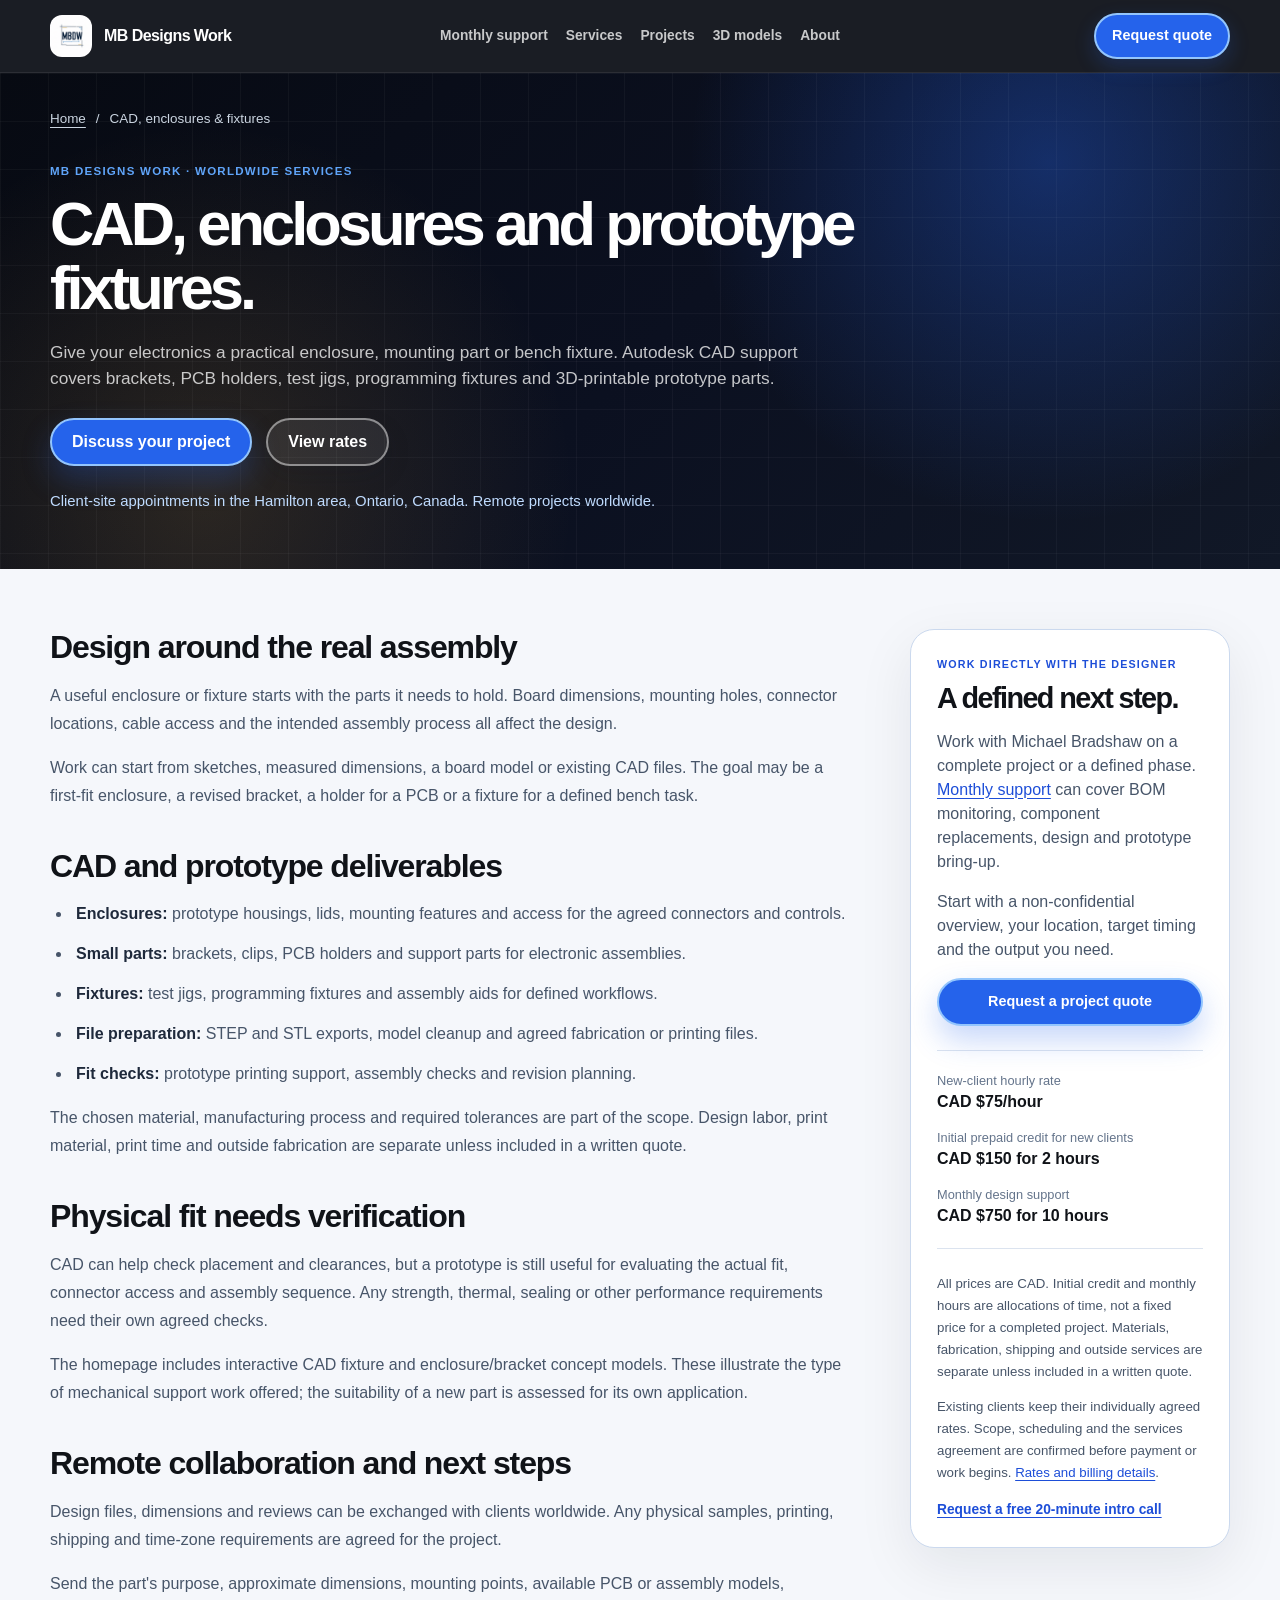
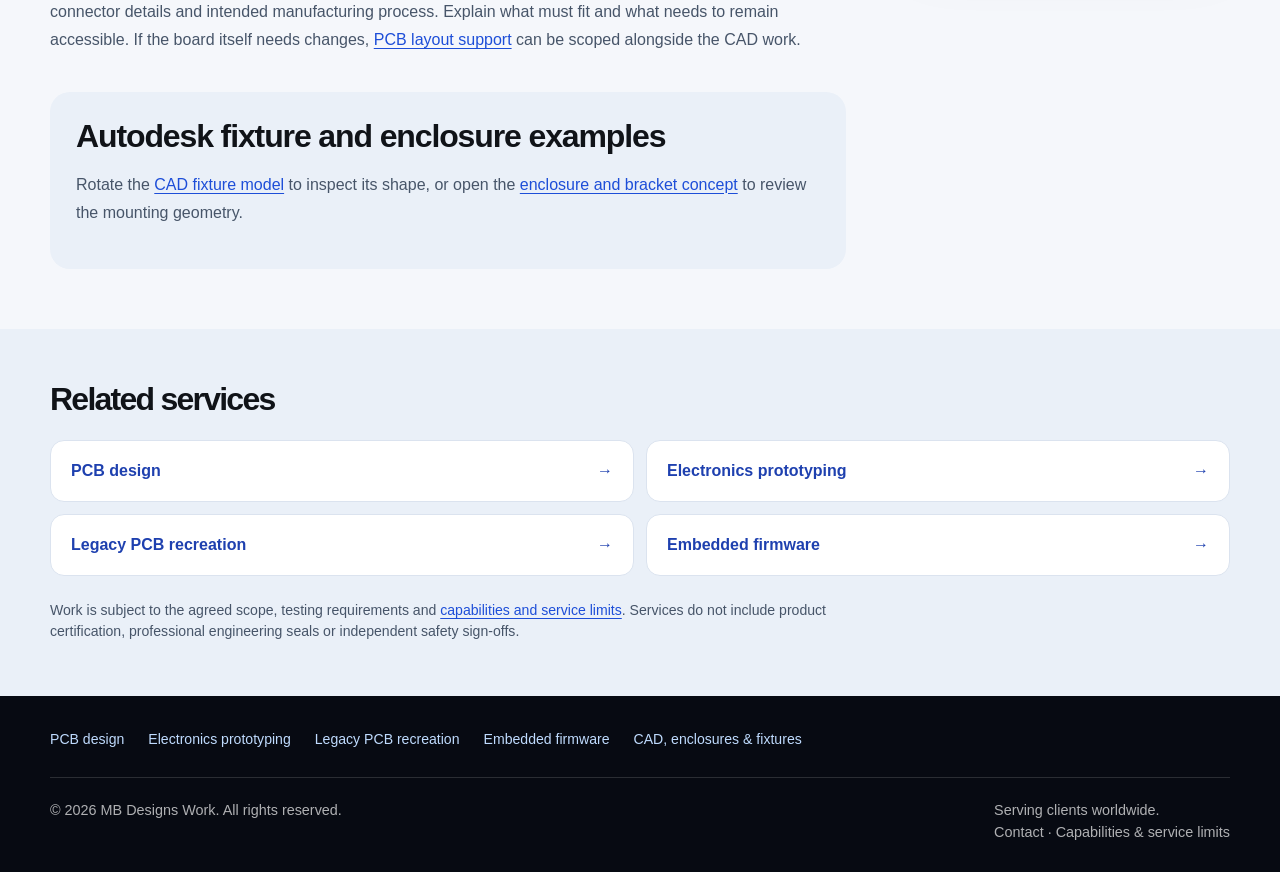
<file: cad-enclosures-fixtures/index.html>
<!DOCTYPE html>
<html lang="en">
<head>
  <meta charset="UTF-8" />
  <meta name="viewport" content="width=device-width, initial-scale=1.0" />
  <title>CAD Enclosures, Test Fixtures &amp; Prototype Parts | MB Designs Work</title>
  <meta name="description" content="Autodesk CAD for electronics enclosures, PCB holders, brackets and test fixtures. STEP/STL files and prototype fit-check support for worldwide clients." />
  <link rel="canonical" href="https://mbdesignswork.com/cad-enclosures-fixtures/" />
  <meta property="og:type" content="website" />
  <meta property="og:site_name" content="MB Designs Work" />
  <meta property="og:title" content="CAD Enclosures, Test Fixtures &amp; Prototype Parts | MB Designs Work" />
  <meta property="og:description" content="Autodesk CAD for electronics enclosures, PCB holders, brackets and test fixtures. STEP/STL files and prototype fit-check support for worldwide clients." />
  <meta property="og:url" content="https://mbdesignswork.com/cad-enclosures-fixtures/" />
  <meta property="og:image" content="https://mbdesignswork.com/assets/pcb-render.png" />
  <meta property="og:image:alt" content="Altium 3D render of a Bluetooth preamp PCB prototype" />
  <meta name="twitter:card" content="summary_large_image" />
  <link rel="icon" type="image/png" href="/assets/logo-192.png" />
  <link rel="apple-touch-icon" href="/assets/logo-192.png" />
  <link rel="stylesheet" href="/style.css?v=20" />
  <link rel="stylesheet" href="/service-pages.css?v=2" />
  <script type="application/ld+json">
{
  "@context": "https://schema.org",
  "@graph": [
    {
      "@type": "Service",
      "@id": "https://mbdesignswork.com/cad-enclosures-fixtures/#service",
      "name": "CAD, enclosures and prototype fixtures",
      "description": "Autodesk CAD for electronics enclosures, PCB holders, brackets and test fixtures. STEP/STL files and prototype fit-check support for worldwide clients.",
      "url": "https://mbdesignswork.com/cad-enclosures-fixtures/",
      "serviceType": "CAD, enclosures & fixtures",
      "areaServed": "Worldwide",
      "provider": {
        "@type": "Organization",
        "@id": "https://mbdesignswork.com/#business",
        "name": "MB Designs Work",
        "url": "https://mbdesignswork.com/"
      }
    },
    {
      "@type": "BreadcrumbList",
      "itemListElement": [
        {
          "@type": "ListItem",
          "position": 1,
          "name": "Home",
          "item": "https://mbdesignswork.com/"
        },
        {
          "@type": "ListItem",
          "position": 2,
          "name": "CAD, enclosures & fixtures",
          "item": "https://mbdesignswork.com/cad-enclosures-fixtures/"
        }
      ]
    }
  ]
}
  </script>
</head>
<body class="detail-page">
  <a class="skip-link" href="#main-content">Skip to content</a>
  <header class="site-header">
    <div class="site-width nav">
      <a href="/" class="brand"><img src="/assets/logo-192.png" width="192" height="192" alt="MB Designs Work logo" class="logo" /><span>MB Designs Work</span></a>
      <nav class="nav-links" aria-label="Main navigation">
        <a href="/#monthly-support">Monthly support</a><a href="/#services">Services</a><a href="/#projects">Projects</a><a href="/#models">3D models</a><a href="/#about">About</a>
      </nav>
      <a href="/#contact" class="nav-cta">Request quote</a>
    </div>
  </header>
  <main id="main-content">
    <section class="hero detail-hero" id="service">
      <div class="site-width">
        <nav class="detail-breadcrumb" aria-label="Breadcrumb"><a href="/">Home</a><span aria-hidden="true">/</span><span aria-current="page">CAD, enclosures &amp; fixtures</span></nav>
        <p class="eyebrow">MB Designs Work · Worldwide services</p>
        <h1>CAD, enclosures and prototype fixtures.</h1>
        <p class="hero-text">Give your electronics a practical enclosure, mounting part or bench fixture. Autodesk CAD support covers brackets, PCB holders, test jigs, programming fixtures and 3D-printable prototype parts.</p>
        <div class="hero-buttons"><a class="btn btn-primary" href="/#contact">Discuss your project</a><a class="btn btn-secondary" href="/#pricing">View rates</a></div>
        <p class="hero-location">Client-site appointments in the Hamilton area, Ontario, Canada. Remote projects worldwide.</p>
      </div>
    </section>
    <div class="site-width detail-layout">
      <div class="detail-content">
          <section class="detail-section"><h2>Design around the real assembly</h2><p>A useful enclosure or fixture starts with the parts it needs to hold. Board dimensions, mounting holes, connector locations, cable access and the intended assembly process all affect the design.</p><p>Work can start from sketches, measured dimensions, a board model or existing CAD files. The goal may be a first-fit enclosure, a revised bracket, a holder for a PCB or a fixture for a defined bench task.</p></section>
          <section class="detail-section"><h2>CAD and prototype deliverables</h2><ul><li><strong>Enclosures:</strong> prototype housings, lids, mounting features and access for the agreed connectors and controls.</li><li><strong>Small parts:</strong> brackets, clips, PCB holders and support parts for electronic assemblies.</li><li><strong>Fixtures:</strong> test jigs, programming fixtures and assembly aids for defined workflows.</li><li><strong>File preparation:</strong> STEP and STL exports, model cleanup and agreed fabrication or printing files.</li><li><strong>Fit checks:</strong> prototype printing support, assembly checks and revision planning.</li></ul><p>The chosen material, manufacturing process and required tolerances are part of the scope. Design labor, print material, print time and outside fabrication are separate unless included in a written quote.</p></section>
          <section class="detail-section"><h2>Physical fit needs verification</h2><p>CAD can help check placement and clearances, but a prototype is still useful for evaluating the actual fit, connector access and assembly sequence. Any strength, thermal, sealing or other performance requirements need their own agreed checks.</p><p>The homepage includes interactive CAD fixture and enclosure/bracket concept models. These illustrate the type of mechanical support work offered; the suitability of a new part is assessed for its own application.</p></section>
          <section class="detail-section"><h2>Remote collaboration and next steps</h2><p>Design files, dimensions and reviews can be exchanged with clients worldwide. Any physical samples, printing, shipping and time-zone requirements are agreed for the project.</p><p>Send the part's purpose, approximate dimensions, mounting points, available PCB or assembly models, connector details and intended manufacturing process. Explain what must fit and what needs to remain accessible. If the board itself needs changes, <a href="/pcb-design/">PCB layout support</a> can be scoped alongside the CAD work.</p></section>
        <section class="detail-section detail-example">
          <h2>Autodesk fixture and enclosure examples</h2><p>Rotate the <a href="/#cad-fixture-model">CAD fixture model</a> to inspect its shape, or open the <a href="/#enclosure-model">enclosure and bracket concept</a> to review the mounting geometry.</p>
        </section>
      </div>
      <aside class="detail-sidebar" aria-label="Project planning">
        <p class="eyebrow">Work directly with the designer</p>
        <h2>A defined next step.</h2>
        <p>Work with Michael Bradshaw on a complete project or a defined phase. <a href="/#monthly-support">Monthly support</a> can cover BOM monitoring, component replacements, design and prototype bring-up.</p>
        <p>Start with a non-confidential overview, your location, target timing and the output you need.</p>
        <a class="btn btn-primary" href="/#contact">Request a project quote</a>
        <dl class="detail-rates"><dt>New-client hourly rate</dt><dd>CAD $75/hour</dd><dt>Initial prepaid credit for new clients</dt><dd>CAD $150 for 2 hours</dd><dt>Monthly design support</dt><dd>CAD $750 for 10 hours</dd></dl>
        <p class="detail-small">All prices are CAD. Initial credit and monthly hours are allocations of time, not a fixed price for a completed project. Materials, fabrication, shipping and outside services are separate unless included in a written quote.</p>
        <p class="detail-small">Existing clients keep their individually agreed rates. Scope, scheduling and the services agreement are confirmed before payment or work begins. <a href="/#pricing">Rates and billing details</a>.</p>
        <a class="detail-intro-link" href="/#contact">Request a free 20-minute intro call</a>
      </aside>
    </div>
    <section class="section detail-related">
      <div class="site-width"><h2>Related services</h2><nav class="detail-related-links" aria-label="Related services">
          <a href="/pcb-design/">PCB design <span aria-hidden="true">→</span></a>
          <a href="/electronics-prototyping/">Electronics prototyping <span aria-hidden="true">→</span></a>
          <a href="/legacy-pcb-recreation/">Legacy PCB recreation <span aria-hidden="true">→</span></a>
          <a href="/embedded-firmware/">Embedded firmware <span aria-hidden="true">→</span></a>
      </nav><p class="detail-scope">Work is subject to the agreed scope, testing requirements and <a href="/#scope">capabilities and service limits</a>. Services do not include product certification, professional engineering seals or independent safety sign-offs.</p></div>
    </section>
  </main>
  <footer class="site-footer">
    <nav class="site-width service-page-links" aria-label="Explore services">
      <a href="/pcb-design/">PCB design</a>
      <a href="/electronics-prototyping/">Electronics prototyping</a>
      <a href="/legacy-pcb-recreation/">Legacy PCB recreation</a>
      <a href="/embedded-firmware/">Embedded firmware</a>
      <a href="/cad-enclosures-fixtures/">CAD, enclosures &amp; fixtures</a>
    </nav>
    <div class="site-width footer-content"><p>© 2026 MB Designs Work. All rights reserved.</p><p>Serving clients worldwide.<br /><a href="/#contact">Contact</a> · <a href="/#scope">Capabilities &amp; service limits</a></p></div>
  </footer>
</body>
</html>
</file>
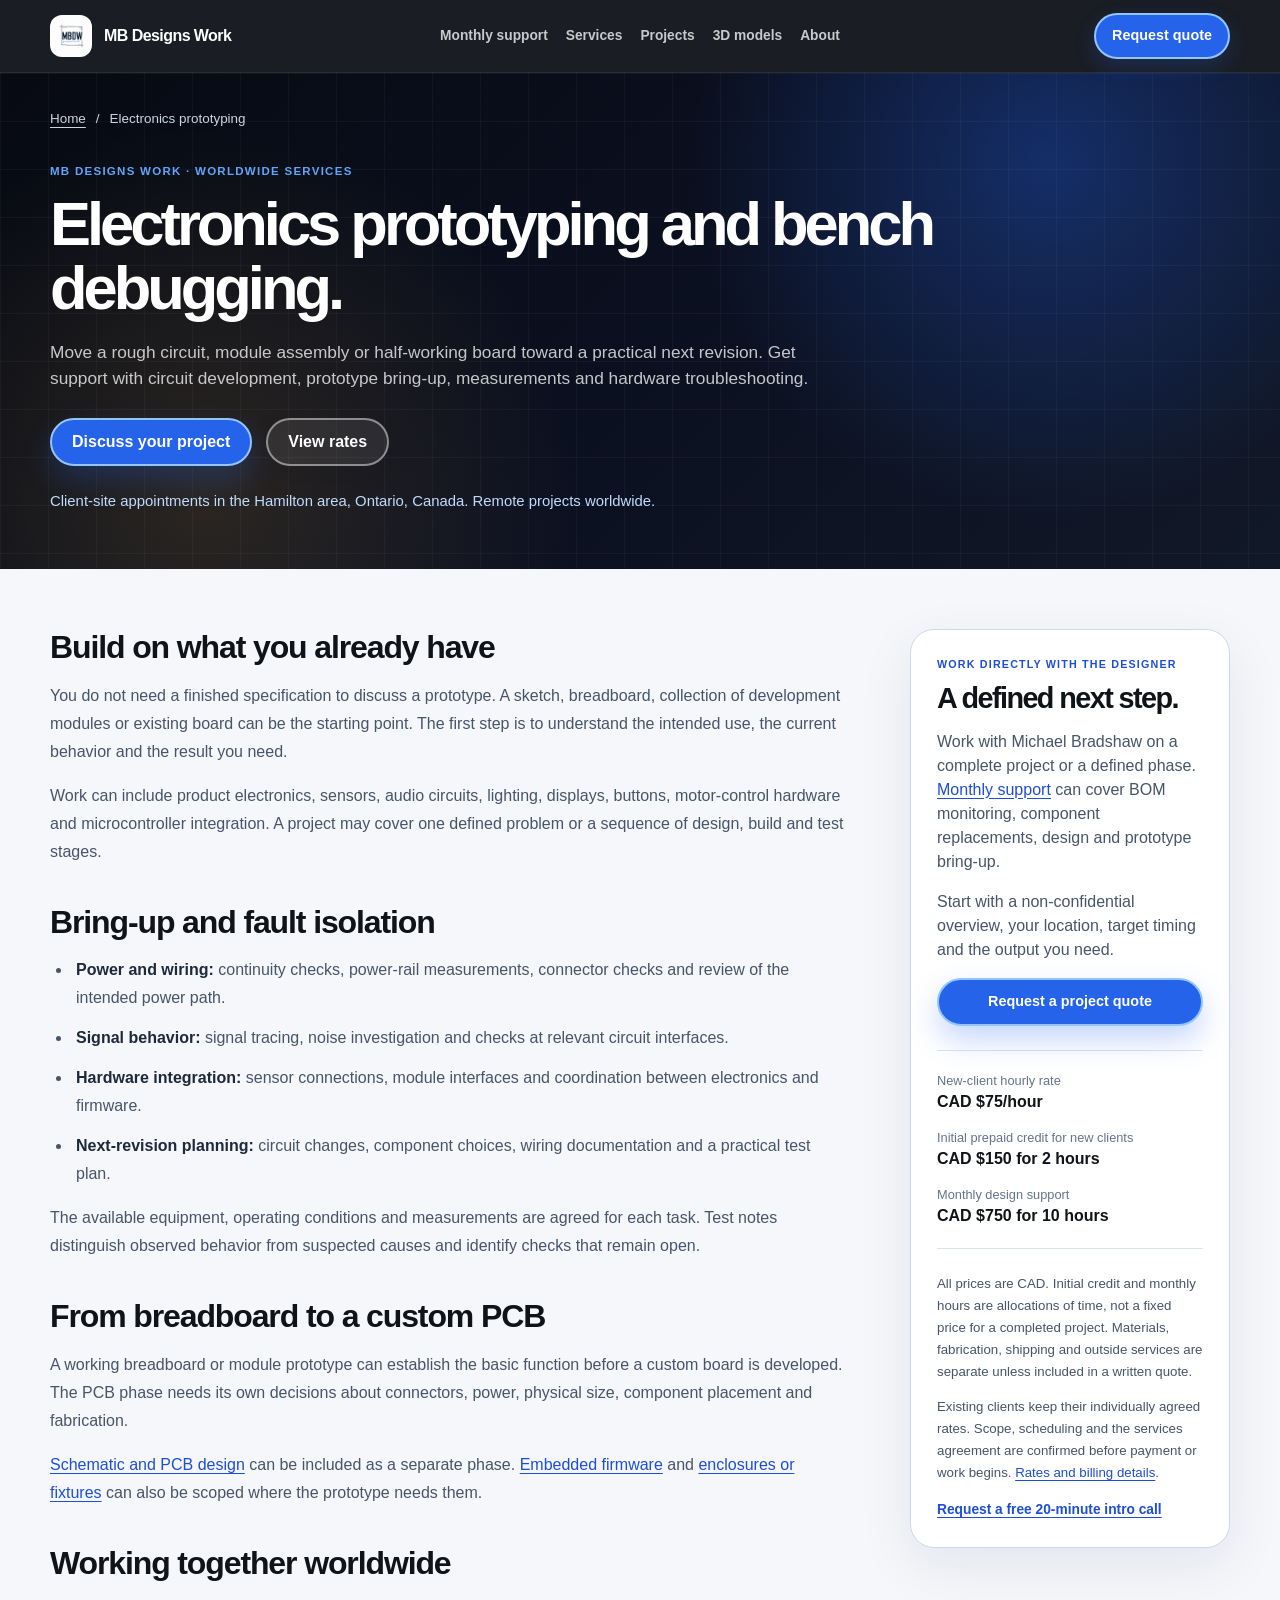
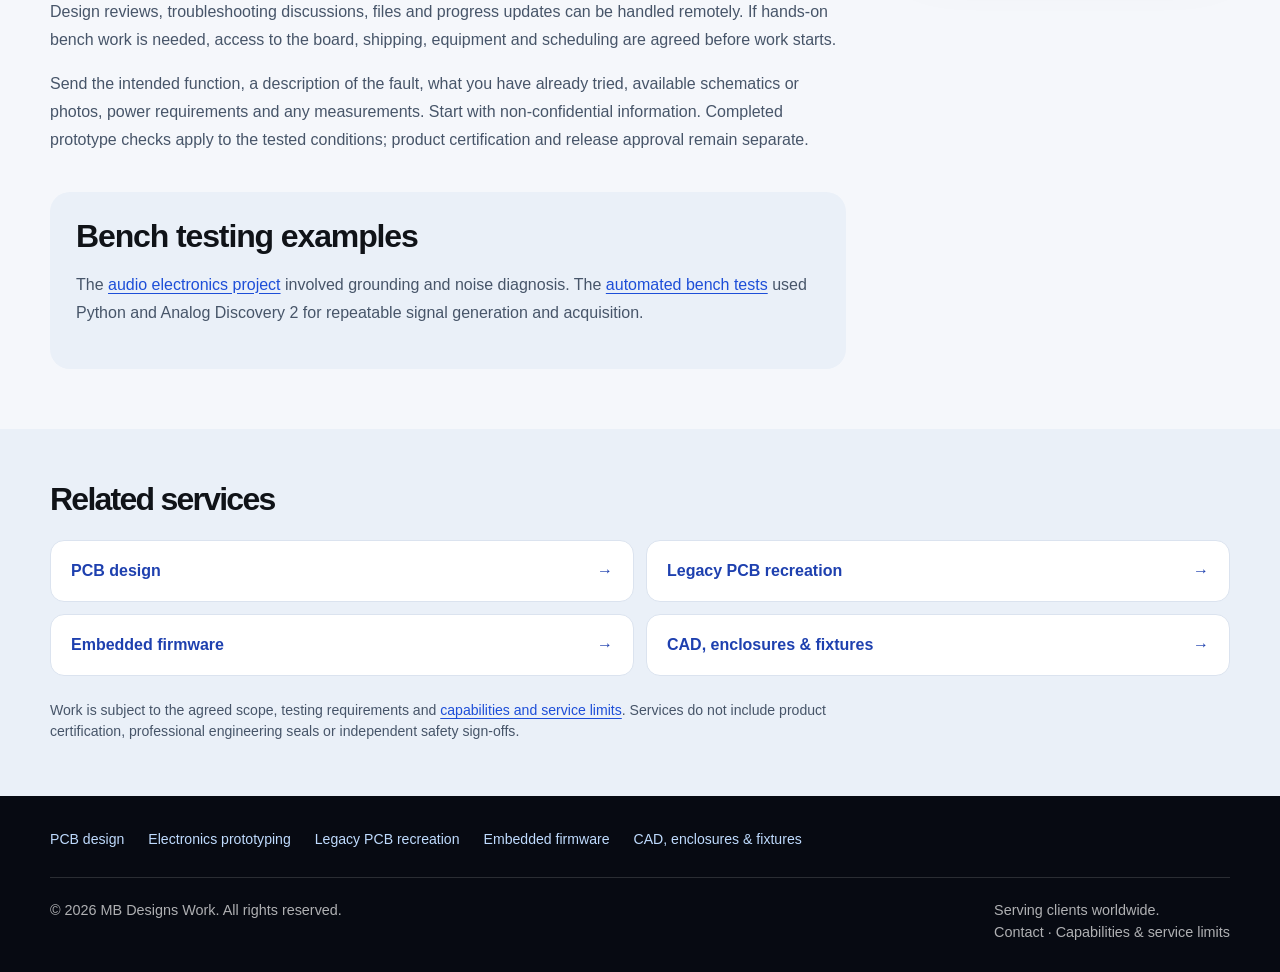
<file: electronics-prototyping/index.html>
<!DOCTYPE html>
<html lang="en">
<head>
  <meta charset="UTF-8" />
  <meta name="viewport" content="width=device-width, initial-scale=1.0" />
  <title>Electronics Prototyping &amp; PCB Debugging | MB Designs Work</title>
  <meta name="description" content="Breadboard-to-PCB development, prototype bring-up and electronics troubleshooting for worldwide clients. Defined tests, practical revisions and clear deliverables." />
  <link rel="canonical" href="https://mbdesignswork.com/electronics-prototyping/" />
  <meta property="og:type" content="website" />
  <meta property="og:site_name" content="MB Designs Work" />
  <meta property="og:title" content="Electronics Prototyping &amp; PCB Debugging | MB Designs Work" />
  <meta property="og:description" content="Breadboard-to-PCB development, prototype bring-up and electronics troubleshooting for worldwide clients. Defined tests, practical revisions and clear deliverables." />
  <meta property="og:url" content="https://mbdesignswork.com/electronics-prototyping/" />
  <meta property="og:image" content="https://mbdesignswork.com/assets/pcb-render.png" />
  <meta property="og:image:alt" content="Altium 3D render of a Bluetooth preamp PCB prototype" />
  <meta name="twitter:card" content="summary_large_image" />
  <link rel="icon" type="image/png" href="/assets/logo-192.png" />
  <link rel="apple-touch-icon" href="/assets/logo-192.png" />
  <link rel="stylesheet" href="/style.css?v=20" />
  <link rel="stylesheet" href="/service-pages.css?v=2" />
  <script type="application/ld+json">
{
  "@context": "https://schema.org",
  "@graph": [
    {
      "@type": "Service",
      "@id": "https://mbdesignswork.com/electronics-prototyping/#service",
      "name": "Electronics prototyping and bench debugging",
      "description": "Breadboard-to-PCB development, prototype bring-up and electronics troubleshooting for worldwide clients. Defined tests, practical revisions and clear deliverables.",
      "url": "https://mbdesignswork.com/electronics-prototyping/",
      "serviceType": "Electronics prototyping",
      "areaServed": "Worldwide",
      "provider": {
        "@type": "Organization",
        "@id": "https://mbdesignswork.com/#business",
        "name": "MB Designs Work",
        "url": "https://mbdesignswork.com/"
      }
    },
    {
      "@type": "BreadcrumbList",
      "itemListElement": [
        {
          "@type": "ListItem",
          "position": 1,
          "name": "Home",
          "item": "https://mbdesignswork.com/"
        },
        {
          "@type": "ListItem",
          "position": 2,
          "name": "Electronics prototyping",
          "item": "https://mbdesignswork.com/electronics-prototyping/"
        }
      ]
    }
  ]
}
  </script>
</head>
<body class="detail-page">
  <a class="skip-link" href="#main-content">Skip to content</a>
  <header class="site-header">
    <div class="site-width nav">
      <a href="/" class="brand"><img src="/assets/logo-192.png" width="192" height="192" alt="MB Designs Work logo" class="logo" /><span>MB Designs Work</span></a>
      <nav class="nav-links" aria-label="Main navigation">
        <a href="/#monthly-support">Monthly support</a><a href="/#services">Services</a><a href="/#projects">Projects</a><a href="/#models">3D models</a><a href="/#about">About</a>
      </nav>
      <a href="/#contact" class="nav-cta">Request quote</a>
    </div>
  </header>
  <main id="main-content">
    <section class="hero detail-hero" id="service">
      <div class="site-width">
        <nav class="detail-breadcrumb" aria-label="Breadcrumb"><a href="/">Home</a><span aria-hidden="true">/</span><span aria-current="page">Electronics prototyping</span></nav>
        <p class="eyebrow">MB Designs Work · Worldwide services</p>
        <h1>Electronics prototyping and bench debugging.</h1>
        <p class="hero-text">Move a rough circuit, module assembly or half-working board toward a practical next revision. Get support with circuit development, prototype bring-up, measurements and hardware troubleshooting.</p>
        <div class="hero-buttons"><a class="btn btn-primary" href="/#contact">Discuss your project</a><a class="btn btn-secondary" href="/#pricing">View rates</a></div>
        <p class="hero-location">Client-site appointments in the Hamilton area, Ontario, Canada. Remote projects worldwide.</p>
      </div>
    </section>
    <div class="site-width detail-layout">
      <div class="detail-content">
          <section class="detail-section"><h2>Build on what you already have</h2><p>You do not need a finished specification to discuss a prototype. A sketch, breadboard, collection of development modules or existing board can be the starting point. The first step is to understand the intended use, the current behavior and the result you need.</p><p>Work can include product electronics, sensors, audio circuits, lighting, displays, buttons, motor-control hardware and microcontroller integration. A project may cover one defined problem or a sequence of design, build and test stages.</p></section>
          <section class="detail-section"><h2>Bring-up and fault isolation</h2><ul><li><strong>Power and wiring:</strong> continuity checks, power-rail measurements, connector checks and review of the intended power path.</li><li><strong>Signal behavior:</strong> signal tracing, noise investigation and checks at relevant circuit interfaces.</li><li><strong>Hardware integration:</strong> sensor connections, module interfaces and coordination between electronics and firmware.</li><li><strong>Next-revision planning:</strong> circuit changes, component choices, wiring documentation and a practical test plan.</li></ul><p>The available equipment, operating conditions and measurements are agreed for each task. Test notes distinguish observed behavior from suspected causes and identify checks that remain open.</p></section>
          <section class="detail-section"><h2>From breadboard to a custom PCB</h2><p>A working breadboard or module prototype can establish the basic function before a custom board is developed. The PCB phase needs its own decisions about connectors, power, physical size, component placement and fabrication.</p><p><a href="/pcb-design/">Schematic and PCB design</a> can be included as a separate phase. <a href="/embedded-firmware/">Embedded firmware</a> and <a href="/cad-enclosures-fixtures/">enclosures or fixtures</a> can also be scoped where the prototype needs them.</p></section>
          <section class="detail-section"><h2>Working together worldwide</h2><p>Design reviews, troubleshooting discussions, files and progress updates can be handled remotely. If hands-on bench work is needed, access to the board, shipping, equipment and scheduling are agreed before work starts.</p><p>Send the intended function, a description of the fault, what you have already tried, available schematics or photos, power requirements and any measurements. Start with non-confidential information. Completed prototype checks apply to the tested conditions; product certification and release approval remain separate.</p></section>
        <section class="detail-section detail-example">
          <h2>Bench testing examples</h2><p>The <a href="/#audio-electronics-project">audio electronics project</a> involved grounding and noise diagnosis. The <a href="/#bench-test-project">automated bench tests</a> used Python and Analog Discovery 2 for repeatable signal generation and acquisition.</p>
        </section>
      </div>
      <aside class="detail-sidebar" aria-label="Project planning">
        <p class="eyebrow">Work directly with the designer</p>
        <h2>A defined next step.</h2>
        <p>Work with Michael Bradshaw on a complete project or a defined phase. <a href="/#monthly-support">Monthly support</a> can cover BOM monitoring, component replacements, design and prototype bring-up.</p>
        <p>Start with a non-confidential overview, your location, target timing and the output you need.</p>
        <a class="btn btn-primary" href="/#contact">Request a project quote</a>
        <dl class="detail-rates"><dt>New-client hourly rate</dt><dd>CAD $75/hour</dd><dt>Initial prepaid credit for new clients</dt><dd>CAD $150 for 2 hours</dd><dt>Monthly design support</dt><dd>CAD $750 for 10 hours</dd></dl>
        <p class="detail-small">All prices are CAD. Initial credit and monthly hours are allocations of time, not a fixed price for a completed project. Materials, fabrication, shipping and outside services are separate unless included in a written quote.</p>
        <p class="detail-small">Existing clients keep their individually agreed rates. Scope, scheduling and the services agreement are confirmed before payment or work begins. <a href="/#pricing">Rates and billing details</a>.</p>
        <a class="detail-intro-link" href="/#contact">Request a free 20-minute intro call</a>
      </aside>
    </div>
    <section class="section detail-related">
      <div class="site-width"><h2>Related services</h2><nav class="detail-related-links" aria-label="Related services">
          <a href="/pcb-design/">PCB design <span aria-hidden="true">→</span></a>
          <a href="/legacy-pcb-recreation/">Legacy PCB recreation <span aria-hidden="true">→</span></a>
          <a href="/embedded-firmware/">Embedded firmware <span aria-hidden="true">→</span></a>
          <a href="/cad-enclosures-fixtures/">CAD, enclosures &amp; fixtures <span aria-hidden="true">→</span></a>
      </nav><p class="detail-scope">Work is subject to the agreed scope, testing requirements and <a href="/#scope">capabilities and service limits</a>. Services do not include product certification, professional engineering seals or independent safety sign-offs.</p></div>
    </section>
  </main>
  <footer class="site-footer">
    <nav class="site-width service-page-links" aria-label="Explore services">
      <a href="/pcb-design/">PCB design</a>
      <a href="/electronics-prototyping/">Electronics prototyping</a>
      <a href="/legacy-pcb-recreation/">Legacy PCB recreation</a>
      <a href="/embedded-firmware/">Embedded firmware</a>
      <a href="/cad-enclosures-fixtures/">CAD, enclosures &amp; fixtures</a>
    </nav>
    <div class="site-width footer-content"><p>© 2026 MB Designs Work. All rights reserved.</p><p>Serving clients worldwide.<br /><a href="/#contact">Contact</a> · <a href="/#scope">Capabilities &amp; service limits</a></p></div>
  </footer>
</body>
</html>
</file>
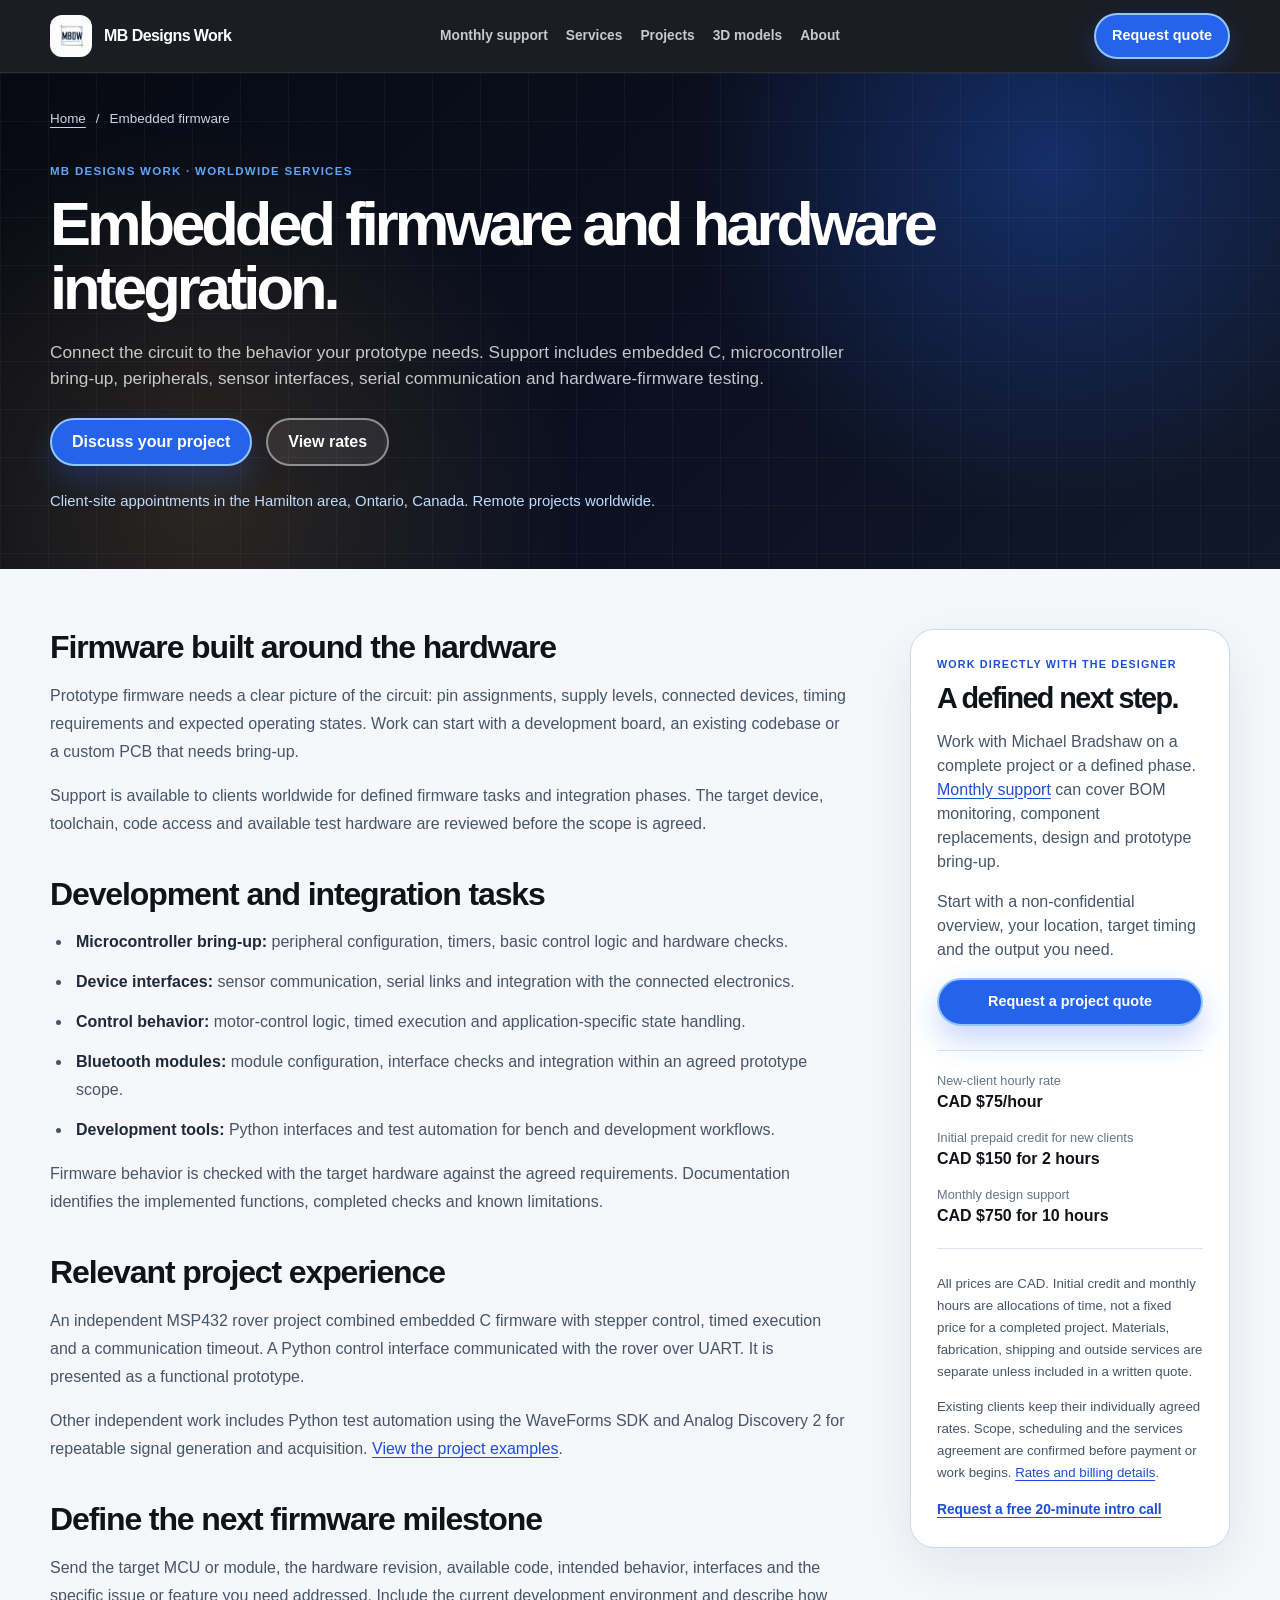
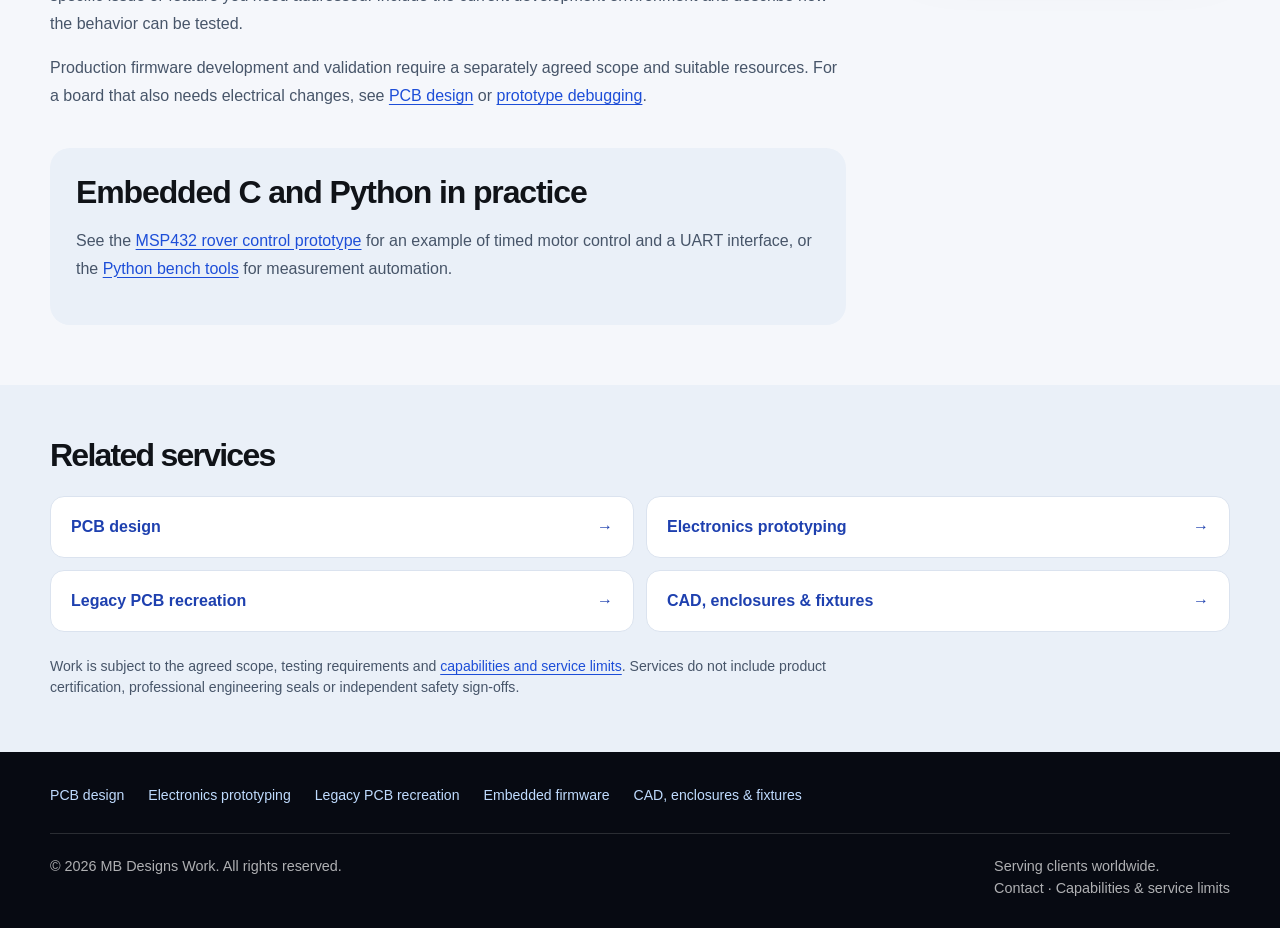
<file: embedded-firmware/index.html>
<!DOCTYPE html>
<html lang="en">
<head>
  <meta charset="UTF-8" />
  <meta name="viewport" content="width=device-width, initial-scale=1.0" />
  <title>Embedded C Firmware &amp; Hardware Integration | MB Designs Work</title>
  <meta name="description" content="Embedded C, microcontroller bring-up, sensors, serial interfaces, Bluetooth module integration and Python test tools for hardware projects worldwide." />
  <link rel="canonical" href="https://mbdesignswork.com/embedded-firmware/" />
  <meta property="og:type" content="website" />
  <meta property="og:site_name" content="MB Designs Work" />
  <meta property="og:title" content="Embedded C Firmware &amp; Hardware Integration | MB Designs Work" />
  <meta property="og:description" content="Embedded C, microcontroller bring-up, sensors, serial interfaces, Bluetooth module integration and Python test tools for hardware projects worldwide." />
  <meta property="og:url" content="https://mbdesignswork.com/embedded-firmware/" />
  <meta property="og:image" content="https://mbdesignswork.com/assets/pcb-render.png" />
  <meta property="og:image:alt" content="Altium 3D render of a Bluetooth preamp PCB prototype" />
  <meta name="twitter:card" content="summary_large_image" />
  <link rel="icon" type="image/png" href="/assets/logo-192.png" />
  <link rel="apple-touch-icon" href="/assets/logo-192.png" />
  <link rel="stylesheet" href="/style.css?v=20" />
  <link rel="stylesheet" href="/service-pages.css?v=2" />
  <script type="application/ld+json">
{
  "@context": "https://schema.org",
  "@graph": [
    {
      "@type": "Service",
      "@id": "https://mbdesignswork.com/embedded-firmware/#service",
      "name": "Embedded firmware and hardware integration",
      "description": "Embedded C, microcontroller bring-up, sensors, serial interfaces, Bluetooth module integration and Python test tools for hardware projects worldwide.",
      "url": "https://mbdesignswork.com/embedded-firmware/",
      "serviceType": "Embedded firmware",
      "areaServed": "Worldwide",
      "provider": {
        "@type": "Organization",
        "@id": "https://mbdesignswork.com/#business",
        "name": "MB Designs Work",
        "url": "https://mbdesignswork.com/"
      }
    },
    {
      "@type": "BreadcrumbList",
      "itemListElement": [
        {
          "@type": "ListItem",
          "position": 1,
          "name": "Home",
          "item": "https://mbdesignswork.com/"
        },
        {
          "@type": "ListItem",
          "position": 2,
          "name": "Embedded firmware",
          "item": "https://mbdesignswork.com/embedded-firmware/"
        }
      ]
    }
  ]
}
  </script>
</head>
<body class="detail-page">
  <a class="skip-link" href="#main-content">Skip to content</a>
  <header class="site-header">
    <div class="site-width nav">
      <a href="/" class="brand"><img src="/assets/logo-192.png" width="192" height="192" alt="MB Designs Work logo" class="logo" /><span>MB Designs Work</span></a>
      <nav class="nav-links" aria-label="Main navigation">
        <a href="/#monthly-support">Monthly support</a><a href="/#services">Services</a><a href="/#projects">Projects</a><a href="/#models">3D models</a><a href="/#about">About</a>
      </nav>
      <a href="/#contact" class="nav-cta">Request quote</a>
    </div>
  </header>
  <main id="main-content">
    <section class="hero detail-hero" id="service">
      <div class="site-width">
        <nav class="detail-breadcrumb" aria-label="Breadcrumb"><a href="/">Home</a><span aria-hidden="true">/</span><span aria-current="page">Embedded firmware</span></nav>
        <p class="eyebrow">MB Designs Work · Worldwide services</p>
        <h1>Embedded firmware and hardware integration.</h1>
        <p class="hero-text">Connect the circuit to the behavior your prototype needs. Support includes embedded C, microcontroller bring-up, peripherals, sensor interfaces, serial communication and hardware-firmware testing.</p>
        <div class="hero-buttons"><a class="btn btn-primary" href="/#contact">Discuss your project</a><a class="btn btn-secondary" href="/#pricing">View rates</a></div>
        <p class="hero-location">Client-site appointments in the Hamilton area, Ontario, Canada. Remote projects worldwide.</p>
      </div>
    </section>
    <div class="site-width detail-layout">
      <div class="detail-content">
          <section class="detail-section"><h2>Firmware built around the hardware</h2><p>Prototype firmware needs a clear picture of the circuit: pin assignments, supply levels, connected devices, timing requirements and expected operating states. Work can start with a development board, an existing codebase or a custom PCB that needs bring-up.</p><p>Support is available to clients worldwide for defined firmware tasks and integration phases. The target device, toolchain, code access and available test hardware are reviewed before the scope is agreed.</p></section>
          <section class="detail-section"><h2>Development and integration tasks</h2><ul><li><strong>Microcontroller bring-up:</strong> peripheral configuration, timers, basic control logic and hardware checks.</li><li><strong>Device interfaces:</strong> sensor communication, serial links and integration with the connected electronics.</li><li><strong>Control behavior:</strong> motor-control logic, timed execution and application-specific state handling.</li><li><strong>Bluetooth modules:</strong> module configuration, interface checks and integration within an agreed prototype scope.</li><li><strong>Development tools:</strong> Python interfaces and test automation for bench and development workflows.</li></ul><p>Firmware behavior is checked with the target hardware against the agreed requirements. Documentation identifies the implemented functions, completed checks and known limitations.</p></section>
          <section class="detail-section"><h2>Relevant project experience</h2><p>An independent MSP432 rover project combined embedded C firmware with stepper control, timed execution and a communication timeout. A Python control interface communicated with the rover over UART. It is presented as a functional prototype.</p><p>Other independent work includes Python test automation using the WaveForms SDK and Analog Discovery 2 for repeatable signal generation and acquisition. <a href="/#projects">View the project examples</a>.</p></section>
          <section class="detail-section"><h2>Define the next firmware milestone</h2><p>Send the target MCU or module, the hardware revision, available code, intended behavior, interfaces and the specific issue or feature you need addressed. Include the current development environment and describe how the behavior can be tested.</p><p>Production firmware development and validation require a separately agreed scope and suitable resources. For a board that also needs electrical changes, see <a href="/pcb-design/">PCB design</a> or <a href="/electronics-prototyping/">prototype debugging</a>.</p></section>
        <section class="detail-section detail-example">
          <h2>Embedded C and Python in practice</h2><p>See the <a href="/#embedded-rover-project">MSP432 rover control prototype</a> for an example of timed motor control and a UART interface, or the <a href="/#bench-test-project">Python bench tools</a> for measurement automation.</p>
        </section>
      </div>
      <aside class="detail-sidebar" aria-label="Project planning">
        <p class="eyebrow">Work directly with the designer</p>
        <h2>A defined next step.</h2>
        <p>Work with Michael Bradshaw on a complete project or a defined phase. <a href="/#monthly-support">Monthly support</a> can cover BOM monitoring, component replacements, design and prototype bring-up.</p>
        <p>Start with a non-confidential overview, your location, target timing and the output you need.</p>
        <a class="btn btn-primary" href="/#contact">Request a project quote</a>
        <dl class="detail-rates"><dt>New-client hourly rate</dt><dd>CAD $75/hour</dd><dt>Initial prepaid credit for new clients</dt><dd>CAD $150 for 2 hours</dd><dt>Monthly design support</dt><dd>CAD $750 for 10 hours</dd></dl>
        <p class="detail-small">All prices are CAD. Initial credit and monthly hours are allocations of time, not a fixed price for a completed project. Materials, fabrication, shipping and outside services are separate unless included in a written quote.</p>
        <p class="detail-small">Existing clients keep their individually agreed rates. Scope, scheduling and the services agreement are confirmed before payment or work begins. <a href="/#pricing">Rates and billing details</a>.</p>
        <a class="detail-intro-link" href="/#contact">Request a free 20-minute intro call</a>
      </aside>
    </div>
    <section class="section detail-related">
      <div class="site-width"><h2>Related services</h2><nav class="detail-related-links" aria-label="Related services">
          <a href="/pcb-design/">PCB design <span aria-hidden="true">→</span></a>
          <a href="/electronics-prototyping/">Electronics prototyping <span aria-hidden="true">→</span></a>
          <a href="/legacy-pcb-recreation/">Legacy PCB recreation <span aria-hidden="true">→</span></a>
          <a href="/cad-enclosures-fixtures/">CAD, enclosures &amp; fixtures <span aria-hidden="true">→</span></a>
      </nav><p class="detail-scope">Work is subject to the agreed scope, testing requirements and <a href="/#scope">capabilities and service limits</a>. Services do not include product certification, professional engineering seals or independent safety sign-offs.</p></div>
    </section>
  </main>
  <footer class="site-footer">
    <nav class="site-width service-page-links" aria-label="Explore services">
      <a href="/pcb-design/">PCB design</a>
      <a href="/electronics-prototyping/">Electronics prototyping</a>
      <a href="/legacy-pcb-recreation/">Legacy PCB recreation</a>
      <a href="/embedded-firmware/">Embedded firmware</a>
      <a href="/cad-enclosures-fixtures/">CAD, enclosures &amp; fixtures</a>
    </nav>
    <div class="site-width footer-content"><p>© 2026 MB Designs Work. All rights reserved.</p><p>Serving clients worldwide.<br /><a href="/#contact">Contact</a> · <a href="/#scope">Capabilities &amp; service limits</a></p></div>
  </footer>
</body>
</html>
</file>
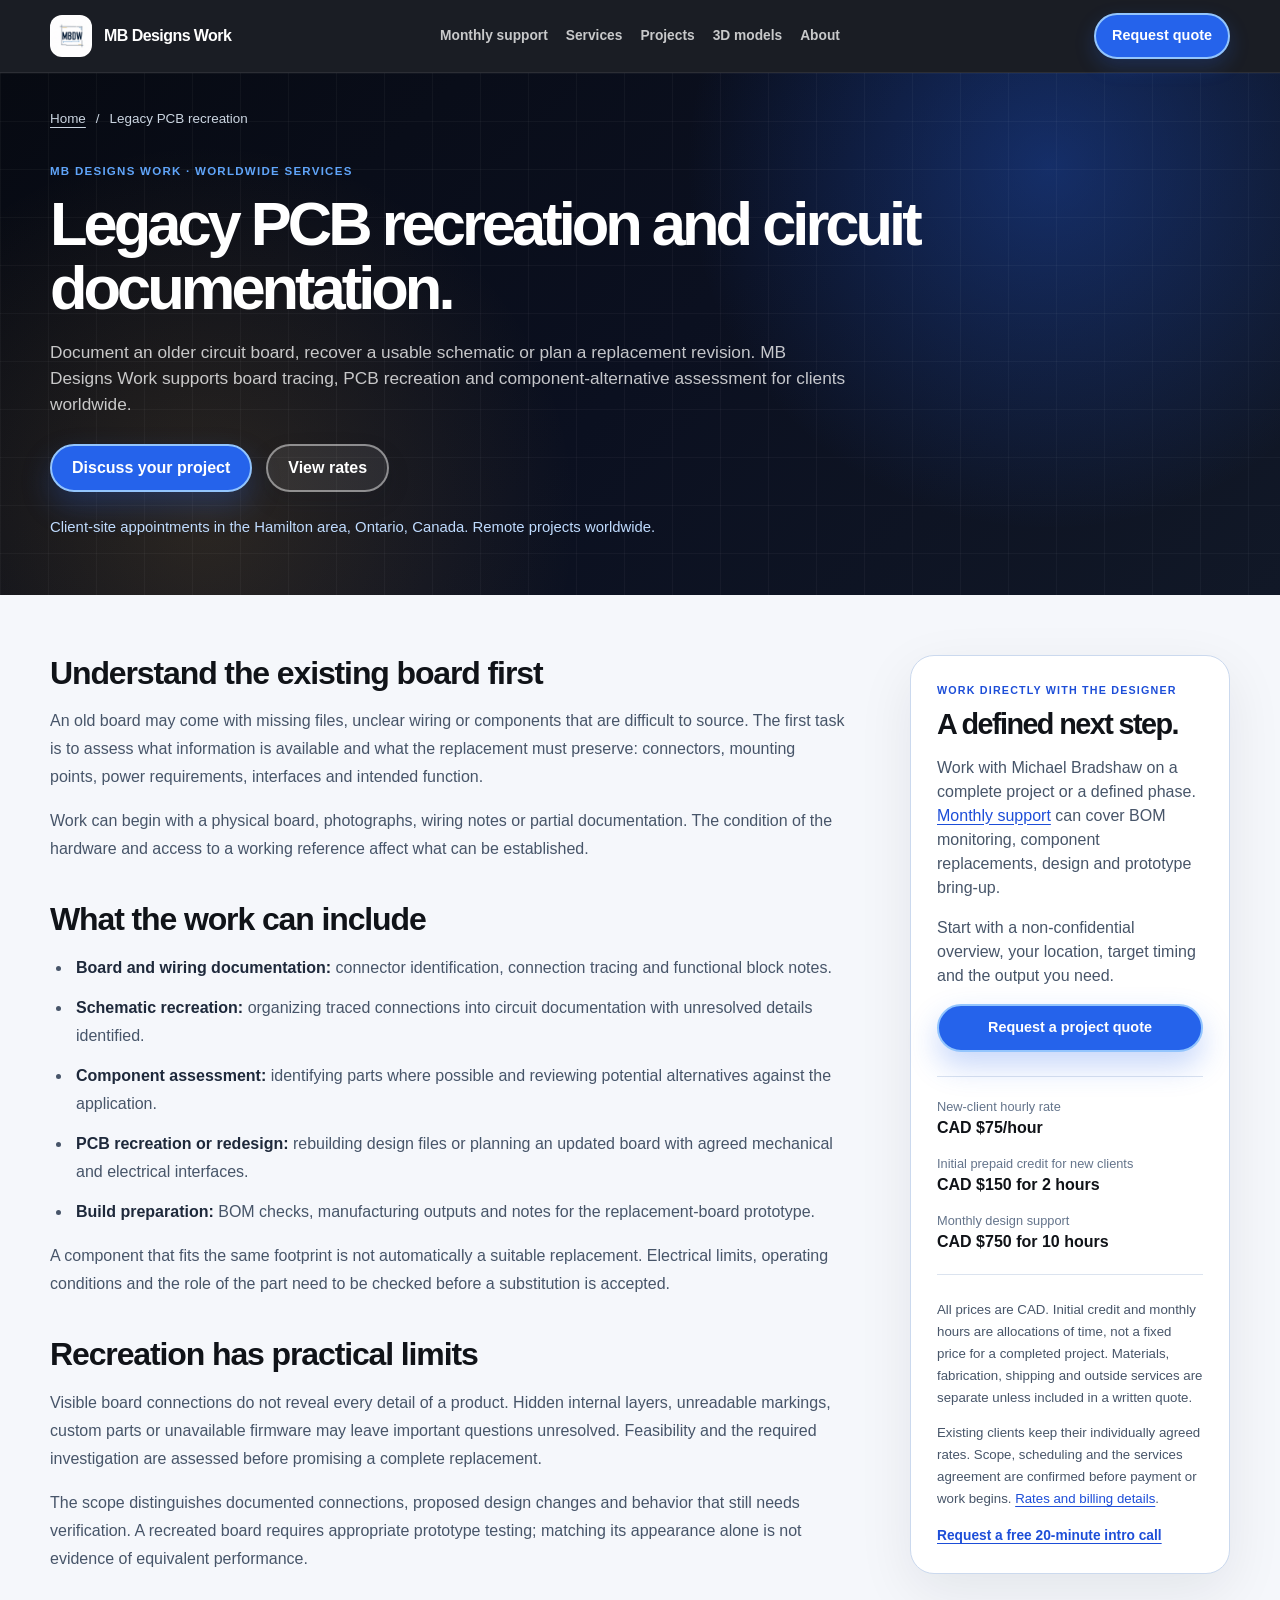
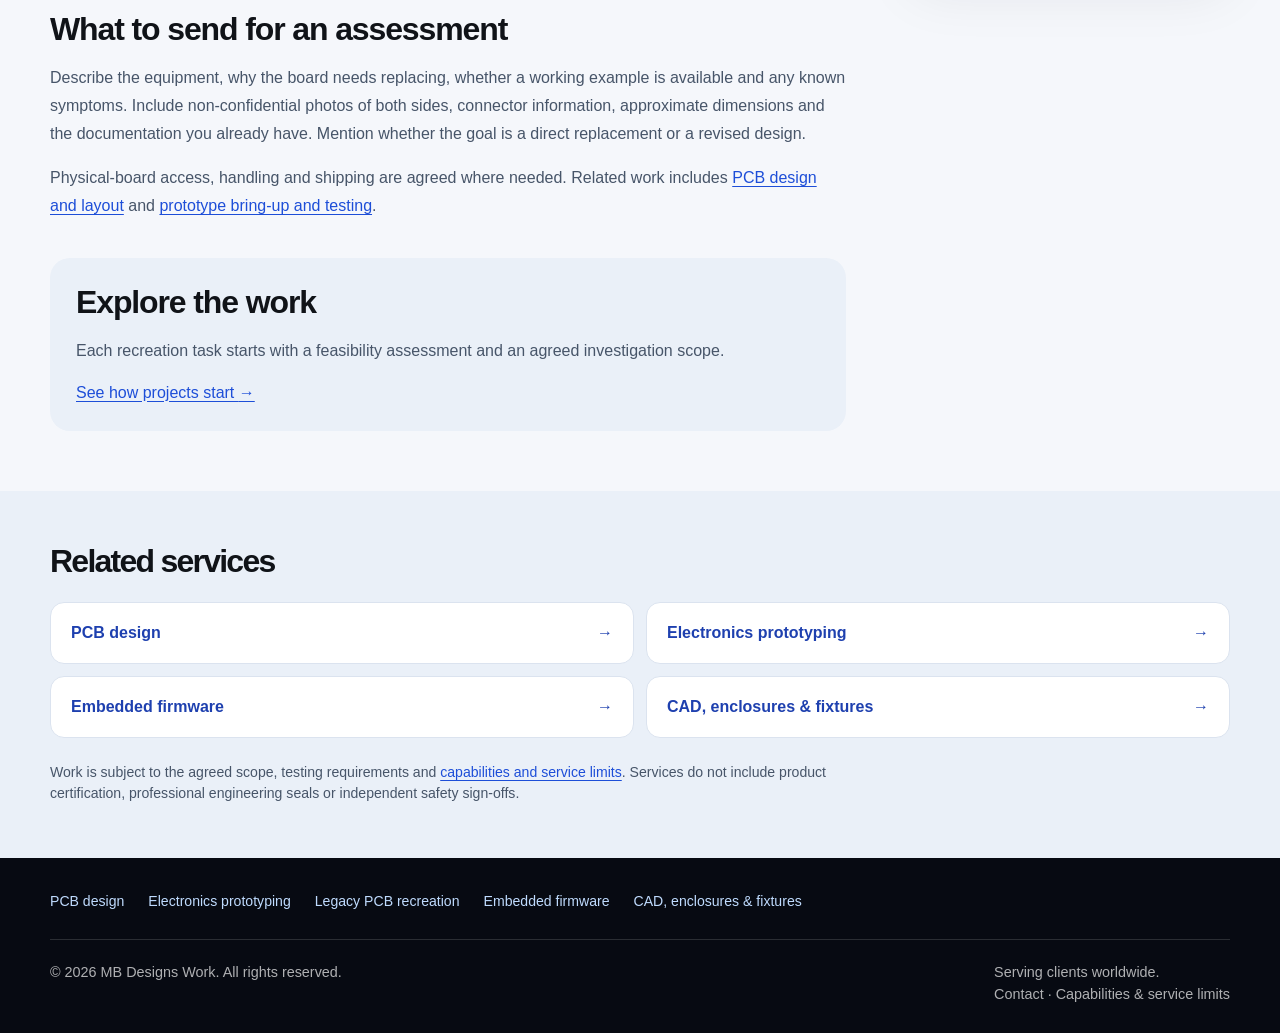
<file: legacy-pcb-recreation/index.html>
<!DOCTYPE html>
<html lang="en">
<head>
  <meta charset="UTF-8" />
  <meta name="viewport" content="width=device-width, initial-scale=1.0" />
  <title>Legacy PCB Recreation &amp; Reverse Engineering | MB Designs Work</title>
  <meta name="description" content="Legacy circuit-board tracing, schematic recreation, PCB redesign and component alternatives. Practical replacement-board planning for clients worldwide." />
  <link rel="canonical" href="https://mbdesignswork.com/legacy-pcb-recreation/" />
  <meta property="og:type" content="website" />
  <meta property="og:site_name" content="MB Designs Work" />
  <meta property="og:title" content="Legacy PCB Recreation &amp; Reverse Engineering | MB Designs Work" />
  <meta property="og:description" content="Legacy circuit-board tracing, schematic recreation, PCB redesign and component alternatives. Practical replacement-board planning for clients worldwide." />
  <meta property="og:url" content="https://mbdesignswork.com/legacy-pcb-recreation/" />
  <meta property="og:image" content="https://mbdesignswork.com/assets/pcb-render.png" />
  <meta property="og:image:alt" content="Altium 3D render of a Bluetooth preamp PCB prototype" />
  <meta name="twitter:card" content="summary_large_image" />
  <link rel="icon" type="image/png" href="/assets/logo-192.png" />
  <link rel="apple-touch-icon" href="/assets/logo-192.png" />
  <link rel="stylesheet" href="/style.css?v=20" />
  <link rel="stylesheet" href="/service-pages.css?v=2" />
  <script type="application/ld+json">
{
  "@context": "https://schema.org",
  "@graph": [
    {
      "@type": "Service",
      "@id": "https://mbdesignswork.com/legacy-pcb-recreation/#service",
      "name": "Legacy PCB recreation and circuit documentation",
      "description": "Legacy circuit-board tracing, schematic recreation, PCB redesign and component alternatives. Practical replacement-board planning for clients worldwide.",
      "url": "https://mbdesignswork.com/legacy-pcb-recreation/",
      "serviceType": "Legacy PCB recreation",
      "areaServed": "Worldwide",
      "provider": {
        "@type": "Organization",
        "@id": "https://mbdesignswork.com/#business",
        "name": "MB Designs Work",
        "url": "https://mbdesignswork.com/"
      }
    },
    {
      "@type": "BreadcrumbList",
      "itemListElement": [
        {
          "@type": "ListItem",
          "position": 1,
          "name": "Home",
          "item": "https://mbdesignswork.com/"
        },
        {
          "@type": "ListItem",
          "position": 2,
          "name": "Legacy PCB recreation",
          "item": "https://mbdesignswork.com/legacy-pcb-recreation/"
        }
      ]
    }
  ]
}
  </script>
</head>
<body class="detail-page">
  <a class="skip-link" href="#main-content">Skip to content</a>
  <header class="site-header">
    <div class="site-width nav">
      <a href="/" class="brand"><img src="/assets/logo-192.png" width="192" height="192" alt="MB Designs Work logo" class="logo" /><span>MB Designs Work</span></a>
      <nav class="nav-links" aria-label="Main navigation">
        <a href="/#monthly-support">Monthly support</a><a href="/#services">Services</a><a href="/#projects">Projects</a><a href="/#models">3D models</a><a href="/#about">About</a>
      </nav>
      <a href="/#contact" class="nav-cta">Request quote</a>
    </div>
  </header>
  <main id="main-content">
    <section class="hero detail-hero" id="service">
      <div class="site-width">
        <nav class="detail-breadcrumb" aria-label="Breadcrumb"><a href="/">Home</a><span aria-hidden="true">/</span><span aria-current="page">Legacy PCB recreation</span></nav>
        <p class="eyebrow">MB Designs Work · Worldwide services</p>
        <h1>Legacy PCB recreation and circuit documentation.</h1>
        <p class="hero-text">Document an older circuit board, recover a usable schematic or plan a replacement revision. MB Designs Work supports board tracing, PCB recreation and component-alternative assessment for clients worldwide.</p>
        <div class="hero-buttons"><a class="btn btn-primary" href="/#contact">Discuss your project</a><a class="btn btn-secondary" href="/#pricing">View rates</a></div>
        <p class="hero-location">Client-site appointments in the Hamilton area, Ontario, Canada. Remote projects worldwide.</p>
      </div>
    </section>
    <div class="site-width detail-layout">
      <div class="detail-content">
          <section class="detail-section"><h2>Understand the existing board first</h2><p>An old board may come with missing files, unclear wiring or components that are difficult to source. The first task is to assess what information is available and what the replacement must preserve: connectors, mounting points, power requirements, interfaces and intended function.</p><p>Work can begin with a physical board, photographs, wiring notes or partial documentation. The condition of the hardware and access to a working reference affect what can be established.</p></section>
          <section class="detail-section"><h2>What the work can include</h2><ul><li><strong>Board and wiring documentation:</strong> connector identification, connection tracing and functional block notes.</li><li><strong>Schematic recreation:</strong> organizing traced connections into circuit documentation with unresolved details identified.</li><li><strong>Component assessment:</strong> identifying parts where possible and reviewing potential alternatives against the application.</li><li><strong>PCB recreation or redesign:</strong> rebuilding design files or planning an updated board with agreed mechanical and electrical interfaces.</li><li><strong>Build preparation:</strong> BOM checks, manufacturing outputs and notes for the replacement-board prototype.</li></ul><p>A component that fits the same footprint is not automatically a suitable replacement. Electrical limits, operating conditions and the role of the part need to be checked before a substitution is accepted.</p></section>
          <section class="detail-section"><h2>Recreation has practical limits</h2><p>Visible board connections do not reveal every detail of a product. Hidden internal layers, unreadable markings, custom parts or unavailable firmware may leave important questions unresolved. Feasibility and the required investigation are assessed before promising a complete replacement.</p><p>The scope distinguishes documented connections, proposed design changes and behavior that still needs verification. A recreated board requires appropriate prototype testing; matching its appearance alone is not evidence of equivalent performance.</p></section>
          <section class="detail-section"><h2>What to send for an assessment</h2><p>Describe the equipment, why the board needs replacing, whether a working example is available and any known symptoms. Include non-confidential photos of both sides, connector information, approximate dimensions and the documentation you already have. Mention whether the goal is a direct replacement or a revised design.</p><p>Physical-board access, handling and shipping are agreed where needed. Related work includes <a href="/pcb-design/">PCB design and layout</a> and <a href="/electronics-prototyping/">prototype bring-up and testing</a>.</p></section>
        <section class="detail-section detail-example">
          <h2>Explore the work</h2><p>Each recreation task starts with a feasibility assessment and an agreed investigation scope.</p><a href="/#process">See how projects start <span aria-hidden="true">→</span></a>
        </section>
      </div>
      <aside class="detail-sidebar" aria-label="Project planning">
        <p class="eyebrow">Work directly with the designer</p>
        <h2>A defined next step.</h2>
        <p>Work with Michael Bradshaw on a complete project or a defined phase. <a href="/#monthly-support">Monthly support</a> can cover BOM monitoring, component replacements, design and prototype bring-up.</p>
        <p>Start with a non-confidential overview, your location, target timing and the output you need.</p>
        <a class="btn btn-primary" href="/#contact">Request a project quote</a>
        <dl class="detail-rates"><dt>New-client hourly rate</dt><dd>CAD $75/hour</dd><dt>Initial prepaid credit for new clients</dt><dd>CAD $150 for 2 hours</dd><dt>Monthly design support</dt><dd>CAD $750 for 10 hours</dd></dl>
        <p class="detail-small">All prices are CAD. Initial credit and monthly hours are allocations of time, not a fixed price for a completed project. Materials, fabrication, shipping and outside services are separate unless included in a written quote.</p>
        <p class="detail-small">Existing clients keep their individually agreed rates. Scope, scheduling and the services agreement are confirmed before payment or work begins. <a href="/#pricing">Rates and billing details</a>.</p>
        <a class="detail-intro-link" href="/#contact">Request a free 20-minute intro call</a>
      </aside>
    </div>
    <section class="section detail-related">
      <div class="site-width"><h2>Related services</h2><nav class="detail-related-links" aria-label="Related services">
          <a href="/pcb-design/">PCB design <span aria-hidden="true">→</span></a>
          <a href="/electronics-prototyping/">Electronics prototyping <span aria-hidden="true">→</span></a>
          <a href="/embedded-firmware/">Embedded firmware <span aria-hidden="true">→</span></a>
          <a href="/cad-enclosures-fixtures/">CAD, enclosures &amp; fixtures <span aria-hidden="true">→</span></a>
      </nav><p class="detail-scope">Work is subject to the agreed scope, testing requirements and <a href="/#scope">capabilities and service limits</a>. Services do not include product certification, professional engineering seals or independent safety sign-offs.</p></div>
    </section>
  </main>
  <footer class="site-footer">
    <nav class="site-width service-page-links" aria-label="Explore services">
      <a href="/pcb-design/">PCB design</a>
      <a href="/electronics-prototyping/">Electronics prototyping</a>
      <a href="/legacy-pcb-recreation/">Legacy PCB recreation</a>
      <a href="/embedded-firmware/">Embedded firmware</a>
      <a href="/cad-enclosures-fixtures/">CAD, enclosures &amp; fixtures</a>
    </nav>
    <div class="site-width footer-content"><p>© 2026 MB Designs Work. All rights reserved.</p><p>Serving clients worldwide.<br /><a href="/#contact">Contact</a> · <a href="/#scope">Capabilities &amp; service limits</a></p></div>
  </footer>
</body>
</html>
</file>
<file: style.css>
:root {
  --site-width: 1180px;
  --header-height: 72px;

  --black: #070a12;
  --navy: #0b1020;
  --navy-2: #111827;
  --ink: #101318;
  --muted: #5f6673;

  --page: #f5f7fb;
  --surface: #ffffff;
  --surface-2: #eef4ff;
  --surface-3: #eaf0f8;
  --line: #dbe3ef;

  --blue: #2563eb;
  --blue-light: #60a5fa;
  --blue-soft: #dbeafe;

  --gold: #d9a441;
  --gold-light: #f0c76a;
  --gold-dark: #8a641f;

  --shadow-soft: 0 18px 55px rgba(15, 23, 42, 0.08);
  --shadow-strong: 0 28px 80px rgba(15, 23, 42, 0.18);

  --radius-xl: 32px;
  --radius-lg: 24px;
  --radius-md: 16px;
  --radius-sm: 12px;

  --section-padding: clamp(50px, 6vh, 76px);
}

* {
  box-sizing: border-box;
}

html {
  scroll-behavior: smooth;
  scroll-padding-top: var(--header-height);
}

body {
  margin: 0;
  font-family: Arial, Helvetica, sans-serif;
  color: var(--ink);
  background: var(--page);
  line-height: 1.5;
}

a {
  color: inherit;
  text-decoration: none;
}

img {
  max-width: 100%;
}

.site-width {
  width: min(var(--site-width), calc(100% - 48px));
  margin-inline: auto;
}

/* Header */

.site-header {
  position: sticky;
  top: 0;
  z-index: 50;
  background: rgba(7, 10, 18, 0.92);
  backdrop-filter: blur(16px);
  border-bottom: 1px solid rgba(255, 255, 255, 0.08);
}

.nav {
  height: var(--header-height);
  display: grid;
  grid-template-columns: 1fr auto 1fr;
  align-items: center;
  gap: 24px;
}

.brand {
  display: flex;
  align-items: center;
  gap: 12px;
  color: white;
  font-weight: 900;
  letter-spacing: -0.035em;
  min-width: 0;
}

.logo {
  width: 42px;
  height: 42px;
  object-fit: contain;
  border-radius: 12px;
  flex: 0 0 auto;
}

.nav-links {
  display: flex;
  align-items: center;
  justify-content: center;
  gap: clamp(12px, 1.45vw, 18px);
  color: rgba(255, 255, 255, 0.76);
  font-size: 0.86rem;
  font-weight: 700;
  white-space: nowrap;
}

.nav-links a {
  transition: color 0.18s ease;
}

.nav-links a:hover {
  color: var(--blue-light);
}

.nav-cta {
  justify-self: end;
  display: inline-flex;
  align-items: center;
  justify-content: center;
  min-height: 40px;
  padding: 10px 16px;
  border-radius: 999px;
  color: white;
  background: var(--blue);
  border: 2px solid #93c5fd;
  font-weight: 900;
  font-size: 0.9rem;
  box-shadow: 0 8px 20px rgba(37, 99, 235, 0.22);
  transition: transform 0.18s ease, background 0.18s ease, border-color 0.18s ease;
}

.nav-cta:hover {
  transform: translateY(-1px);
  background: #1d4ed8;
  border-color: white;
}

/* Hero */

.screen-section {
  min-height: calc(100svh - var(--header-height));
  display: flex;
  align-items: center;
}

.hero {
  color: white;
  background:
    linear-gradient(rgba(255, 255, 255, 0.035) 1px, transparent 1px),
    linear-gradient(90deg, rgba(255, 255, 255, 0.035) 1px, transparent 1px),
    radial-gradient(circle at 82% 18%, rgba(37, 99, 235, 0.35), transparent 32%),
    radial-gradient(circle at 16% 85%, rgba(217, 164, 65, 0.16), transparent 32%),
    linear-gradient(135deg, #070a12 0%, #0b1020 52%, #111827 100%);
  background-size: 48px 48px, 48px 48px, auto, auto, auto;
  padding: clamp(46px, 7vh, 72px) 0;
}

.hero-grid {
  display: grid;
  grid-template-columns: minmax(0, 1.02fr) minmax(330px, 0.72fr);
  gap: clamp(34px, 5vw, 56px);
  align-items: center;
}

.eyebrow {
  color: var(--blue-light);
  font-weight: 900;
  text-transform: uppercase;
  letter-spacing: 0.11em;
  font-size: 0.72rem;
  margin: 0 0 12px;
}

h1,
h2,
h3,
h4,
p {
  margin-top: 0;
}

h1 {
  max-width: 760px;
  margin-bottom: 20px;
  font-size: clamp(2.45rem, 5vw, 4.45rem);
  line-height: 0.98;
  letter-spacing: -0.065em;
}

h2 {
  margin-bottom: 16px;
  font-size: clamp(1.9rem, 3.4vw, 3rem);
  line-height: 1.04;
  letter-spacing: -0.055em;
}

h3 {
  margin-bottom: 10px;
  font-size: 1.24rem;
  line-height: 1.15;
  letter-spacing: -0.035em;
}

h4 {
  margin: 17px 0 8px;
  font-size: 0.88rem;
  letter-spacing: -0.01em;
}

.hero-text {
  max-width: 650px;
  margin-bottom: 26px;
  color: rgba(255, 255, 255, 0.76);
  font-size: clamp(1.03rem, 1.35vw, 1.14rem);
}

.hero-buttons {
  display: flex;
  flex-wrap: wrap;
  gap: 14px;
  margin-bottom: 24px;
}

.btn {
  display: inline-flex;
  align-items: center;
  justify-content: center;
  min-height: 48px;
  padding: 13px 20px;
  border-radius: 999px;
  border: 2px solid currentColor;
  font-weight: 900;
  text-align: center;
  line-height: 1.15;
  cursor: pointer;
  box-shadow: 0 10px 24px rgba(15, 23, 42, 0.12);
  transition: transform 0.18s ease, background 0.18s ease, border-color 0.18s ease, color 0.18s ease, box-shadow 0.18s ease;
}

.btn:hover {
  transform: translateY(-2px);
}

.btn-primary {
  background: var(--blue);
  color: white;
  border-color: #93c5fd;
  box-shadow: 0 14px 30px rgba(37, 99, 235, 0.26);
}

.btn-primary:hover {
  background: #1d4ed8;
  border-color: white;
  box-shadow: 0 16px 34px rgba(37, 99, 235, 0.32);
}

.btn-secondary {
  background: white;
  color: var(--ink);
  border-color: #94a3b8;
}

.btn-secondary:hover {
  background: var(--blue-soft);
  color: #0f172a;
  border-color: var(--blue);
  box-shadow: 0 14px 30px rgba(37, 99, 235, 0.16);
}

.hero .btn-secondary {
  background: rgba(255, 255, 255, 0.08);
  color: white;
  border-color: rgba(255, 255, 255, 0.46);
}

.hero .btn-secondary:hover {
  background: rgba(96, 165, 250, 0.18);
  border-color: var(--blue-light);
  color: white;
}

.full-width {
  width: 100%;
}

.hero-points {
  display: flex;
  flex-wrap: wrap;
  gap: 10px;
}

.hero-points span {
  display: inline-flex;
  align-items: center;
  min-height: 34px;
  padding: 7px 12px;
  border-radius: 999px;
  color: rgba(255, 255, 255, 0.78);
  background: rgba(255, 255, 255, 0.07);
  border: 1px solid rgba(255, 255, 255, 0.09);
  font-size: 0.86rem;
  font-weight: 700;
}

.hero-panel {
  padding: 24px;
  border-radius: var(--radius-xl);
  background: rgba(255, 255, 255, 0.08);
  border: 1px solid rgba(96, 165, 250, 0.24);
  box-shadow: var(--shadow-strong);
}

.panel-label {
  width: fit-content;
  margin: 0 0 16px;
  padding: 7px 11px;
  border-radius: 999px;
  background: rgba(37, 99, 235, 0.16);
  color: var(--blue-light);
  font-size: 0.8rem;
  font-weight: 900;
}

.capability-list {
  display: grid;
  gap: 12px;
}

.capability-item {
  padding: 15px;
  border-radius: var(--radius-md);
  background: rgba(255, 255, 255, 0.075);
  border: 1px solid rgba(255, 255, 255, 0.08);
}

.capability-item strong {
  display: block;
  margin-bottom: 5px;
  color: white;
}

.capability-item span {
  display: block;
  color: rgba(255, 255, 255, 0.66);
  font-size: 0.92rem;
}

/* Sections */

.section {
  padding: var(--section-padding) 0;
}

/* Value section */

.value-highlight {
  padding: 42px 0;
  background: var(--page);
}

.value-card {
  display: grid;
  grid-template-columns: minmax(0, 0.9fr) minmax(0, 1.1fr);
  gap: clamp(28px, 5vw, 62px);
  align-items: center;
  padding: clamp(28px, 4vw, 42px);
  border-radius: var(--radius-xl);
  background:
    radial-gradient(circle at 92% 14%, rgba(37, 99, 235, 0.13), transparent 28%),
    linear-gradient(135deg, #ffffff 0%, #eef4ff 100%);
  border: 1px solid #d8e3f5;
  box-shadow: var(--shadow-soft);
}

.value-copy {
  max-width: 560px;
}

.value-copy h2 {
  margin-bottom: 0;
  color: var(--ink);
}

.value-body {
  max-width: 720px;
}

.value-body p {
  color: #3f4652;
  font-size: 1.04rem;
}

.lead-text {
  color: var(--ink) !important;
  font-size: clamp(1.1rem, 1.65vw, 1.26rem) !important;
  line-height: 1.42;
  font-weight: 800;
  letter-spacing: -0.035em;
}

.value-points {
  display: flex;
  flex-wrap: wrap;
  gap: 10px;
  margin-top: 22px;
}

.value-points span {
  display: inline-flex;
  align-items: center;
  min-height: 34px;
  padding: 7px 12px;
  border-radius: 999px;
  background: white;
  border: 1px solid #cbd9ee;
  color: #12315f;
  font-size: 0.86rem;
  font-weight: 900;
}

/* About section */

.about-section {
  background:
    radial-gradient(circle at 12% 10%, rgba(37, 99, 235, 0.1), transparent 28%),
    linear-gradient(180deg, var(--page) 0%, #ffffff 100%);
}

.about-card {
  display: grid;
  grid-template-columns: minmax(0, 1.1fr) minmax(300px, 0.55fr);
  gap: clamp(28px, 5vw, 58px);
  align-items: stretch;
  padding: clamp(28px, 4vw, 44px);
  border-radius: var(--radius-xl);
  background: var(--surface);
  border: 1px solid var(--line);
  box-shadow: var(--shadow-soft);
}

.about-copy {
  max-width: 800px;
}

.about-copy p {
  color: var(--muted);
  font-size: 1.04rem;
}

.about-side {
  display: grid;
  gap: 16px;
  align-content: start;
}

.project-visual-card {
  position: relative;
  margin: 0;
  overflow: hidden;
  border-radius: var(--radius-xl);
  background: #0b1020;
  border: 1px solid rgba(96, 165, 250, 0.28);
  box-shadow: var(--shadow-strong);
}

.project-visual-card img {
  display: block;
  width: 100%;
  aspect-ratio: 1 / 1;
  object-fit: contain;
  padding: 12px;
  background: #f8fafc;
}

.project-visual-card figcaption {
  display: grid;
  gap: 6px;
  padding: 18px 20px 20px;
  color: white;
  background: #0b1020;
}

.project-visual-card figcaption span {
  color: var(--blue-light);
  font-size: 0.78rem;
  font-weight: 900;
  text-transform: uppercase;
  letter-spacing: 0.11em;
}

.project-visual-card figcaption strong {
  font-size: 1.05rem;
  line-height: 1.25;
}

.image-zoom-link {
  position: absolute;
  top: 14px;
  right: 14px;
  z-index: 2;
  width: 42px;
  height: 42px;
  display: grid;
  place-items: center;
  border-radius: 999px;
  background: rgba(7, 10, 18, 0.82);
  color: white;
  border: 2px solid rgba(147, 197, 253, 0.75);
  font-size: 1.15rem;
  font-weight: 900;
  box-shadow: 0 12px 26px rgba(15, 23, 42, 0.24);
  transition: transform 0.18s ease, background 0.18s ease, border-color 0.18s ease;
}

.image-zoom-link:hover {
  transform: scale(1.06);
  background: var(--blue);
  border-color: white;
}

.proof-note {
  padding: 22px;
  border-radius: var(--radius-lg);
  background: var(--surface-2);
  border: 1px solid #cbd9ee;
}

.proof-note strong {
  display: block;
  margin-bottom: 8px;
}

.proof-note span {
  display: block;
  color: var(--muted);
}

.trust-grid {
  display: grid;
  grid-template-columns: repeat(3, minmax(0, 1fr));
  gap: 18px;
  margin-top: 22px;
}

.trust-card {
  padding: 22px;
  border-radius: var(--radius-lg);
  background: var(--surface);
  border: 1px solid var(--line);
  box-shadow: 0 12px 36px rgba(15, 23, 42, 0.06);
}

.trust-card span {
  display: inline-flex;
  margin-bottom: 22px;
  color: var(--blue);
  font-weight: 900;
  font-size: 1.15rem;
}

.trust-card p {
  margin-bottom: 0;
  color: var(--muted);
  font-size: 0.98rem;
}

.portfolio-note {
  display: grid;
  grid-template-columns: minmax(0, 0.85fr) minmax(0, 1.15fr);
  gap: clamp(26px, 5vw, 58px);
  align-items: center;
  margin-top: 22px;
  padding: clamp(26px, 4vw, 38px);
  border-radius: var(--radius-xl);
  background: linear-gradient(135deg, #eef4ff 0%, #ffffff 100%);
  border: 1px solid #cbd9ee;
}

.portfolio-note p {
  color: var(--muted);
}

.portfolio-note p:last-child {
  margin-bottom: 0;
}

/* Lightbox */

.image-lightbox {
  position: fixed;
  inset: 0;
  z-index: 200;
  display: none;
  padding: 28px;
}

.image-lightbox:target {
  display: grid;
  place-items: center;
}

.lightbox-backdrop {
  position: fixed;
  inset: 0;
  background: rgba(7, 10, 18, 0.86);
  backdrop-filter: blur(10px);
}

.lightbox-content {
  position: relative;
  z-index: 201;
  width: min(1100px, 94vw);
  max-height: 92vh;
  display: grid;
  gap: 14px;
  padding: 18px;
  border-radius: 28px;
  background: #0b1020;
  border: 1px solid rgba(147, 197, 253, 0.35);
  box-shadow: 0 30px 90px rgba(0, 0, 0, 0.45);
}

.lightbox-content img {
  width: 100%;
  max-height: 78vh;
  object-fit: contain;
  border-radius: 18px;
  background: #f8fafc;
}

.lightbox-content p {
  margin: 0;
  color: white;
  font-weight: 900;
  text-align: center;
}

.lightbox-close {
  position: absolute;
  top: -16px;
  right: -16px;
  width: 44px;
  height: 44px;
  display: grid;
  place-items: center;
  border-radius: 999px;
  background: var(--blue);
  color: white;
  border: 2px solid white;
  font-size: 1.8rem;
  line-height: 1;
  font-weight: 900;
  box-shadow: 0 14px 34px rgba(0, 0, 0, 0.32);
}

.lightbox-close:hover {
  background: #1d4ed8;
}

/* General split sections */

.section-grid {
  display: grid;
  grid-template-columns: minmax(0, 0.92fr) minmax(0, 1.08fr);
  gap: clamp(32px, 6vw, 72px);
  align-items: center;
}

.section-copy {
  max-width: 520px;
}

.section-body {
  max-width: 700px;
}

.section-body p,
.section-heading p,
.contact-card p,
.faq-heading p,
.process-card p,
.scope-card p {
  color: var(--muted);
  font-size: 1.04rem;
}

.section-body p:last-child,
.contact-card p:last-child,
.scope-card p:last-child {
  margin-bottom: 0;
}

/* Services */

.services-section {
  background: linear-gradient(180deg, #ffffff 0%, var(--surface-2) 100%);
}

.section-heading {
  max-width: 760px;
  margin-bottom: 32px;
}

.section-heading.centered {
  margin-inline: auto;
  text-align: center;
}

.services-grid {
  display: grid;
  grid-template-columns: repeat(3, minmax(0, 1fr));
  align-items: stretch;
  gap: 20px;
}

.service-card {
  min-height: 100%;
  display: flex;
  flex-direction: column;
  padding: 22px;
  border-radius: var(--radius-lg);
  background: var(--surface);
  border: 1px solid var(--line);
  box-shadow: var(--shadow-soft);
}

.service-card.featured {
  border: 2px solid rgba(37, 99, 235, 0.55);
  box-shadow: 0 24px 70px rgba(37, 99, 235, 0.14);
}

.service-content {
  flex: 1 1 auto;
}

.service-action {
  width: 100%;
  margin-top: auto;
  padding-top: 16px;
  border-top: 1px solid var(--line);
  display: flex;
  flex-direction: column;
}

.service-top {
  display: flex;
  flex-direction: column;
  gap: 14px;
  margin-bottom: 14px;
}

.service-meta {
  width: 100%;
  display: flex;
  align-items: center;
  justify-content: space-between;
  gap: 12px;
}

.service-tag {
  width: fit-content;
  max-width: calc(100% - 120px);
  margin: 0;
  padding: 6px 10px;
  border-radius: 999px;
  background: var(--blue-soft);
  color: #1e3a8a;
  font-size: 0.68rem;
  font-weight: 900;
  line-height: 1.15;
  text-transform: uppercase;
  letter-spacing: 0.08em;
  white-space: nowrap;
  overflow: hidden;
  text-overflow: ellipsis;
}

.service-start {
  flex: 0 0 auto;
  margin: 0;
  padding: 7px 10px;
  border-radius: 999px;
  background: #fff5dc;
  color: var(--gold-dark);
  font-weight: 900;
  font-size: 0.82rem;
  line-height: 1.1;
  text-align: center;
  white-space: nowrap;
}

.service-top h3 {
  margin-bottom: 0;
  overflow-wrap: normal;
  text-wrap: balance;
}

.service-summary {
  min-height: 70px;
  margin-bottom: 14px;
  color: var(--muted);
}

.service-card ul {
  margin: 0;
  padding-left: 18px;
}

.service-card li {
  margin-bottom: 7px;
  color: var(--muted);
  font-size: 0.94rem;
}

.compact-card .service-summary {
  min-height: 90px;
}

/* Process */

.process-section {
  background: var(--page);
}

.process-grid {
  display: grid;
  grid-template-columns: repeat(4, minmax(0, 1fr));
  gap: 18px;
}

.process-card {
  padding: 24px;
  min-height: 250px;
  border-radius: var(--radius-lg);
  background: var(--surface);
  border: 1px solid var(--line);
  box-shadow: var(--shadow-soft);
}

.process-card span {
  display: inline-flex;
  margin-bottom: 26px;
  color: var(--blue);
  font-weight: 900;
  letter-spacing: -0.04em;
  font-size: 1.35rem;
}

/* Scope */

.dark-section {
  color: white;
  background:
    radial-gradient(circle at 85% 20%, rgba(37, 99, 235, 0.24), transparent 30%),
    linear-gradient(135deg, #070a12 0%, #0b1020 100%);
}

.dark-section .section-grid {
  align-items: center;
}

.dark-section .eyebrow {
  color: var(--blue-light);
}

.dark-section p {
  color: rgba(255, 255, 255, 0.72);
}

/* Scope: full-width introduction, compact examples, and paired content cards. */
.scope-header {
  max-width: 920px;
  margin-bottom: 32px;
}

.scope-header h2 {
  max-width: 27ch;
  text-wrap: balance;
}

.scope-header > p:last-child {
  max-width: 85ch;
  margin-bottom: 0;
  font-size: 1.04rem;
  line-height: 1.65;
}

.scope-examples {
  margin-bottom: 28px;
  padding: 24px 0;
  border-block: 1px solid rgba(147, 197, 253, 0.2);
}

.scope-examples h3 {
  margin-bottom: 16px;
  color: #bfdbfe;
  font-size: 0.85rem;
  letter-spacing: 0.04em;
}

.scope-examples ul {
  display: grid;
  grid-template-columns: repeat(3, minmax(0, 1fr));
  gap: 12px 28px;
  margin: 0;
  padding: 0;
  list-style: none;
}

.scope-examples li {
  position: relative;
  padding-left: 16px;
  color: rgba(255, 255, 255, 0.8);
  font-size: 0.94rem;
}

.scope-examples li::before {
  content: "";
  position: absolute;
  top: 0.62em;
  left: 0;
  width: 5px;
  height: 5px;
  border-radius: 50%;
  background: var(--blue-light);
}

.scope-grid {
  display: grid;
  grid-template-columns: repeat(2, minmax(0, 1fr));
  align-items: stretch;
  gap: 20px;
}

.scope-card {
  display: flex;
  flex-direction: column;
  min-width: 0;
  padding: clamp(22px, 2.5vw, 30px);
  border-radius: var(--radius-lg);
  background: rgba(255, 255, 255, 0.055);
  border: 1px solid rgba(96, 165, 250, 0.22);
}

.scope-card h3 {
  margin: 0 0 16px;
  max-width: 35ch;
  line-height: 1.3;
  letter-spacing: -0.02em;
}

.scope-card p {
  color: rgba(255, 255, 255, 0.76);
  font-size: 1rem;
  line-height: 1.65;
}

.scope-details {
  margin-top: auto;
  border: 0;
  border-radius: 0;
  background: transparent;
  box-shadow: none;
  overflow: visible;
  border-top: 1px solid rgba(147, 197, 253, 0.18);
}

.scope-details summary {
  position: relative;
  min-height: 44px;
  padding: 16px 30px 2px 0;
  color: #93c5fd;
  font-size: 0.9rem;
  font-weight: 700;
  line-height: 1.5;
  cursor: pointer;
  list-style: none;
}

.scope-details summary::-webkit-details-marker {
  display: none;
}

.scope-details summary::after {
  color: currentColor;
  content: "+";
  position: absolute;
  top: 12px;
  right: 0;
  font-size: 1.35rem;
  font-weight: 400;
}

.scope-details[open] summary::after {
  content: "−";
}

.scope-details summary:hover {
  color: white;
}

.scope-details summary:focus-visible {
  outline: 2px solid var(--blue-light);
  outline-offset: 5px;
  border-radius: 3px;
}

.scope-details-body {
  padding-top: 16px;
}

.scope-details-body p {
  padding: 0;
  margin: 0;
}

@media (max-width: 900px) {
  .scope-examples ul {
    grid-template-columns: repeat(2, minmax(0, 1fr));
  }
}

@media (max-width: 760px) {
  .scope-grid {
    grid-template-columns: minmax(0, 1fr);
    gap: 16px;
  }

  .scope-header {
    margin-bottom: 24px;
  }
}

@media (max-width: 480px) {
  .scope-examples ul {
    grid-template-columns: minmax(0, 1fr);
    gap: 10px;
  }
}


/* Pricing */

.pricing-section {
  background: var(--surface-2);
}

/* Separate the two purchasing options from their billing policies. */
.pricing-heading {
  max-width: 800px;
  margin-bottom: 32px;
}

.pricing-heading h2 {
  text-wrap: balance;
}

.pricing-heading > p:last-child {
  margin-bottom: 0;
  max-width: 66ch;
  color: #475569;
  font-size: 1.06rem;
  line-height: 1.65;
}

.pricing-heading .eyebrow {
  color: #1d4ed8;
}

.pricing-options {
  display: grid;
  grid-template-columns: repeat(2, minmax(0, 1fr));
  gap: 24px;
  align-items: start;
}

.rate-card {
  display: flex;
  flex-direction: column;
  min-width: 0;
  padding: clamp(24px, 3vw, 34px);
  border: 1px solid #cbd5e1;
  border-radius: var(--radius-lg);
  background: #fff;
  box-shadow: 0 12px 32px rgba(15, 23, 42, 0.045);
}

.rate-card-monthly {
  border-color: #93b9f9;
}

.rate-card-header {
  padding-bottom: 24px;
  border-bottom: 1px solid #e2e8f0;
}

.rate-card .rate-label {
  margin: 0 0 12px;
  color: #1d4ed8;
  font-size: 0.72rem;
  font-weight: 800;
  text-transform: uppercase;
  letter-spacing: 0.09em;
}

.rate-card h3 {
  margin: 0 0 18px;
  font-size: 1.4rem;
  line-height: 1.25;
  letter-spacing: -0.035em;
}

.rate-card .rate-price {
  display: flex;
  flex-wrap: wrap;
  align-items: baseline;
  gap: 8px;
  margin: 0 0 10px;
  color: var(--ink);
  font-size: clamp(2.25rem, 3.6vw, 3.25rem);
  font-weight: 900;
  line-height: 1.1;
  letter-spacing: -0.055em;
}

.rate-price span {
  color: #475569;
  font-size: 1rem;
  font-weight: 600;
  line-height: 1.4;
  letter-spacing: 0;
  white-space: nowrap;
}

.rate-card .rate-allocation {
  margin: 0;
  color: #475569;
  font-size: 0.92rem;
  line-height: 1.5;
}

.rate-card-content {
  padding-top: 24px;
}

.rate-card h4 {
  margin: 0 0 10px;
  font-size: 0.95rem;
  font-weight: 750;
  line-height: 1.4;
}

.rate-card-content p,
.rate-inclusions {
  color: #475569;
  font-size: 0.96rem;
  line-height: 1.65;
}

.rate-inclusions {
  display: grid;
  gap: 8px;
  margin: 0 0 24px;
  padding-left: 20px;
}

.rate-inclusions li::marker {
  color: #2563eb;
}

.rate-terms,
.rate-credit {
  padding: 18px 20px;
  border-radius: 14px;
  background: #f1f5fb;
}

.rate-terms p,
.rate-credit p {
  margin: 0;
}

.rate-credit {
  margin-bottom: 18px;
}

.rate-credit strong {
  display: block;
  margin-bottom: 5px;
  color: #0f172a;
  font-size: 1.15rem;
}

.rate-credit span {
  display: block;
  font-size: 0.88rem;
}

.rate-details {
  margin-top: 20px;
  border: 0;
  border-top: 1px solid #e2e8f0;
  border-radius: 0;
  background: transparent;
  box-shadow: none;
  overflow: visible;
}

.rate-details summary {
  min-height: 44px;
  padding: 16px 0 2px;
  color: #1d4ed8;
  font-size: 0.92rem;
  font-weight: 700;
  letter-spacing: 0;
  line-height: 1.5;
}

.rate-details-body {
  padding-top: 20px;
}

.rate-details-body p {
  margin: 0 0 20px;
  padding: 0;
}

.rate-details-body p:last-child {
  margin-bottom: 0;
}

.rate-card .rate-cta {
  width: fit-content;
  margin-top: 28px;
}

.billing-notes {
  display: grid;
  grid-template-columns: repeat(2, minmax(0, 1fr));
  gap: 32px;
  margin-top: 32px;
  padding-top: 28px;
  border-top: 1px solid #cbd5e1;
}

.billing-notes h3 {
  margin: 0 0 10px;
  font-size: 1rem;
  letter-spacing: -0.015em;
  line-height: 1.4;
}

.billing-notes p {
  margin: 0;
  color: #475569;
  font-size: 0.92rem;
  line-height: 1.65;
}

.billing-notes a {
  color: #1d4ed8;
  text-decoration: underline;
  text-underline-offset: 3px;
}

@media (max-width: 760px) {
  .pricing-options,
  .billing-notes {
    grid-template-columns: minmax(0, 1fr);
    gap: 20px;
  }

  .rate-card .rate-cta {
    width: 100%;
  }

  .billing-notes > div + div {
    padding-top: 20px;
    border-top: 1px solid #cbd5e1;
  }
}


/* FAQ */

.faq-section {
  background: var(--page);
}

.faq-layout {
  display: block;
}

.faq-heading {
  position: static;
  max-width: 780px;
  margin: 0 auto 30px;
  text-align: center;
}

.faq-heading h2 {
  margin-bottom: 12px;
}

.faq-heading p {
  max-width: 620px;
  margin-inline: auto;
}

.faq-list {
  max-width: 900px;
  margin: 0 auto;
  display: grid;
  gap: 12px;
}

details {
  border-radius: var(--radius-md);
  background: var(--surface);
  border: 1px solid var(--line);
  box-shadow: 0 10px 32px rgba(15, 23, 42, 0.05);
  overflow: hidden;
}

summary {
  list-style: none;
  cursor: pointer;
  padding: 20px 22px;
  font-weight: 900;
  letter-spacing: -0.025em;
  display: flex;
  justify-content: space-between;
  gap: 20px;
}

summary::-webkit-details-marker {
  display: none;
}

summary::after {
  content: "+";
  color: var(--blue);
  font-size: 1.35rem;
  line-height: 1;
  flex: 0 0 auto;
}

details[open] summary::after {
  content: "–";
}

details p {
  margin: 0;
  padding: 0 22px 22px;
  color: var(--muted);
}

/* Contact */

.contact-section {
  background: var(--surface-3);
}

.contact-card {
  display: grid;
  grid-template-columns: minmax(0, 1fr) minmax(280px, 0.65fr);
  align-items: center;
  gap: 34px;
  padding: 36px;
  border-radius: var(--radius-xl);
  background: var(--surface);
  border: 1px solid var(--line);
  box-shadow: var(--shadow-soft);
}

.contact-actions {
  display: flex;
  flex-direction: column;
  align-items: flex-start;
  gap: 14px;
}

.small-text {
  margin: 0;
  font-size: 0.92rem;
  color: var(--muted);
}

/* Footer */

.site-footer {
  padding: 28px 0;
  background: var(--black);
  color: rgba(255, 255, 255, 0.68);
}

.footer-content {
  display: flex;
  justify-content: space-between;
  gap: 20px;
  font-size: 0.9rem;
}

.footer-content p {
  margin: 0;
}

/* Tablet */

@media (max-width: 1040px) {
  .nav {
    grid-template-columns: 1fr auto;
  }

  .nav-links {
    display: none;
  }

  .hero-grid,
  .section-grid,
  .value-card,
  .about-card,
  .portfolio-note,
  .contact-card {
    grid-template-columns: 1fr;
  }

  .hero-panel {
    max-width: 720px;
  }

  .services-grid {
    grid-template-columns: repeat(2, minmax(0, 1fr));
  }

  .process-grid,
  .trust-grid {
    grid-template-columns: repeat(2, minmax(0, 1fr));
  }

  .service-summary,
  .compact-card .service-summary {
    min-height: auto;
  }
}

/* Mobile */

@media (max-width: 680px) {
  :root {
    --section-padding: 56px;
    --header-height: 68px;
  }

  .site-width {
    width: min(var(--site-width), calc(100% - 28px));
  }

  .brand span {
    font-size: 0.96rem;
  }

  .logo {
    width: 38px;
    height: 38px;
  }

  .nav-cta {
    display: none;
  }

  .screen-section {
    min-height: auto;
  }

  .hero {
    padding: 64px 0;
  }

  h1 {
    font-size: clamp(2.25rem, 12vw, 3.65rem);
    letter-spacing: -0.058em;
  }

  h2 {
    font-size: clamp(1.85rem, 9vw, 2.75rem);
  }

  .hero-buttons {
    flex-direction: column;
  }

  .btn {
    width: 100%;
  }

  .services-grid,
  .process-grid,
  .trust-grid {
    grid-template-columns: 1fr;
  }

  .service-top {
    grid-template-columns: 1fr;
  }

  .service-top .price,
  .price {
    justify-self: start;
  }

  .price {
    width: fit-content;
  }

  .scope-card ul {
    columns: 1;
  }

  .contact-card,
  .about-card,
  .portfolio-note {
    padding: 26px;
  }

  .image-lightbox {
    padding: 14px;
  }

  .lightbox-content {
    width: 96vw;
    padding: 12px;
    border-radius: 22px;
  }

  .lightbox-close {
    top: -12px;
    right: -10px;
  }

  .footer-content {
    flex-direction: column;
  }
}
/* Interactive 3D model section */

.models-section {
  background:
    radial-gradient(circle at 12% 8%, rgba(37, 99, 235, 0.11), transparent 30%),
    linear-gradient(180deg, #ffffff 0%, var(--surface-2) 100%);
}

.models-header {
  display: grid;
  grid-template-columns: minmax(0, 0.95fr) minmax(0, 1.05fr);
  gap: clamp(26px, 5vw, 58px);
  align-items: end;
  margin-bottom: 30px;
}

.models-header p:last-child {
  max-width: 680px;
  margin-bottom: 0;
  color: var(--muted);
  font-size: 1.04rem;
}

.model-showcase {
  position: relative;
  padding: clamp(20px, 3vw, 28px);
  border-radius: var(--radius-xl);
  background: var(--surface);
  border: 1px solid var(--line);
  box-shadow: var(--shadow-soft);
}

.model-stage {
  min-height: 500px;
}

.model-slide {
  display: none;
  grid-template-columns: minmax(0, 1.12fr) minmax(280px, 0.72fr);
  gap: clamp(24px, 4vw, 44px);
  align-items: center;
}

.model-slide.is-active {
  display: grid;
  animation: modelFadeIn 0.22s ease both;
}

@keyframes modelFadeIn {
  from {
    opacity: 0;
    transform: translateY(8px);
  }

  to {
    opacity: 1;
    transform: translateY(0);
  }
}

.model-viewer-shell {
  position: relative;
  overflow: hidden;
  border-radius: var(--radius-xl);
  background: #0b1020;
  border: 1px solid rgba(96, 165, 250, 0.28);
  box-shadow: var(--shadow-strong);
}

.model-viewer-shell model-viewer,
.standard-model-viewer {
  display: block;
  width: 100%;
  height: 460px;
  background: #f8fafc;
}

.model-view-toolbar {
  position: absolute;
  top: 14px;
  right: 14px;
  z-index: 6;
  display: flex;
  flex-wrap: wrap;
  justify-content: flex-end;
  gap: 6px;
  max-width: min(430px, calc(100% - 28px));
  padding: 7px;
  border-radius: 18px;
  background: rgba(7, 10, 18, 0.78);
  border: 1px solid rgba(147, 197, 253, 0.42);
  box-shadow: 0 16px 34px rgba(15, 23, 42, 0.24);
  backdrop-filter: blur(12px);
}

.model-view-button {
  min-width: 42px;
  min-height: 32px;
  display: inline-grid;
  place-items: center;
  padding: 6px 9px;
  border-radius: 999px;
  border: 1px solid rgba(255, 255, 255, 0.2);
  background: rgba(255, 255, 255, 0.08);
  color: white;
  font-size: 0.72rem;
  font-weight: 900;
  line-height: 1;
  cursor: pointer;
  transition: transform 0.18s ease, background 0.18s ease, border-color 0.18s ease, color 0.18s ease;
}

.model-view-button:hover {
  transform: translateY(-1px);
  background: rgba(96, 165, 250, 0.24);
  border-color: rgba(147, 197, 253, 0.75);
}

.model-view-button.is-active {
  background: var(--blue);
  border-color: #bfdbfe;
  color: white;
}

.model-full-button {
  min-width: 36px;
  font-size: 1rem;
  background: rgba(255, 255, 255, 0.14);
}

.model-copy {
  align-self: center;
}

.model-type-pill {
  display: inline-flex;
  width: fit-content;
  margin-bottom: 14px;
  padding: 7px 11px;
  border-radius: 999px;
  background: var(--blue-soft);
  color: #1e3a8a;
  font-size: 0.72rem;
  font-weight: 900;
  text-transform: uppercase;
  letter-spacing: 0.08em;
}

.model-copy h3 {
  font-size: clamp(1.55rem, 2.5vw, 2.25rem);
  letter-spacing: -0.055em;
}

.model-copy p {
  color: var(--muted);
  font-size: 1.02rem;
}

.model-controls-help {
  margin-bottom: 0;
  padding: 14px 16px;
  border-radius: var(--radius-md);
  background: var(--surface-2);
  border: 1px solid #cbd9ee;
  font-weight: 800;
  color: #334155 !important;
}

.model-arrow {
  position: absolute;
  top: 50%;
  z-index: 5;
  width: 46px;
  height: 46px;
  display: grid;
  place-items: center;
  border-radius: 999px;
  border: 2px solid #cbd9ee;
  background: white;
  color: var(--ink);
  font-size: 2rem;
  line-height: 1;
  font-weight: 900;
  cursor: pointer;
  box-shadow: 0 14px 34px rgba(15, 23, 42, 0.16);
  transition: transform 0.18s ease, background 0.18s ease, border-color 0.18s ease, color 0.18s ease;
}

.model-arrow:hover {
  background: var(--blue);
  border-color: white;
  color: white;
}

.model-arrow-left {
  left: -20px;
  transform: translateY(-50%);
}

.model-arrow-left:hover {
  transform: translateY(-50%) scale(1.06);
}

.model-arrow-right {
  right: -20px;
  transform: translateY(-50%);
}

.model-arrow-right:hover {
  transform: translateY(-50%) scale(1.06);
}

.model-dots {
  display: flex;
  justify-content: center;
  gap: 9px;
  margin-top: 18px;
}

.model-dot {
  width: 11px;
  height: 11px;
  padding: 0;
  border-radius: 999px;
  border: 0;
  background: #b7c5d8;
  cursor: pointer;
  transition: width 0.18s ease, background 0.18s ease;
}

.model-dot.is-active {
  width: 34px;
  background: var(--blue);
}

/* 3D model lightbox */

.model-lightbox {
  position: fixed;
  inset: 0;
  z-index: 240;
  display: none;
  padding: 28px;
}

.model-lightbox.is-open {
  display: grid;
  place-items: center;
}

.model-lightbox-backdrop {
  position: fixed;
  inset: 0;
  border: 0;
  background: rgba(7, 10, 18, 0.88);
  backdrop-filter: blur(10px);
  cursor: pointer;
}

.model-lightbox-content {
  position: relative;
  z-index: 241;
  width: min(1240px, 94vw);
  max-height: 92vh;
  display: grid;
  gap: 14px;
  padding: 18px;
  border-radius: 28px;
  background: #0b1020;
  border: 1px solid rgba(147, 197, 253, 0.35);
  box-shadow: 0 30px 90px rgba(0, 0, 0, 0.45);
}

.model-lightbox-toolbar {
  top: 18px;
  right: 18px;
}

.expanded-model-viewer {
  width: 100%;
  height: min(76vh, 720px);
  border-radius: 18px;
  background: #f8fafc;
}

.expanded-model-info {
  display: grid;
  gap: 4px;
  text-align: center;
}

.expanded-model-info span {
  color: var(--blue-light);
  font-size: 0.78rem;
  font-weight: 900;
  text-transform: uppercase;
  letter-spacing: 0.11em;
}

.expanded-model-info strong {
  color: white;
  font-size: 1.05rem;
}

.model-lightbox-close {
  position: absolute;
  top: -16px;
  right: -16px;
  z-index: 7;
  width: 44px;
  height: 44px;
  display: grid;
  place-items: center;
  border-radius: 999px;
  background: var(--blue);
  color: white;
  border: 2px solid white;
  font-size: 1.8rem;
  line-height: 1;
  font-weight: 900;
  cursor: pointer;
  box-shadow: 0 14px 34px rgba(0, 0, 0, 0.32);
}

.model-lightbox-close:hover {
  background: #1d4ed8;
}

@media (max-width: 1040px) {
  .models-header,
  .model-slide {
    grid-template-columns: 1fr;
  }

  .model-stage {
    min-height: auto;
  }

  .model-viewer-shell model-viewer,
  .standard-model-viewer {
    height: 420px;
  }

  .model-arrow-left {
    left: 10px;
  }

  .model-arrow-right {
    right: 10px;
  }
}

@media (max-width: 680px) {
  .models-header {
    margin-bottom: 22px;
  }

  .model-showcase {
    padding: 16px;
  }

  .model-viewer-shell model-viewer,
  .standard-model-viewer {
    height: 340px;
  }

  .model-view-toolbar {
    top: 10px;
    right: 10px;
    max-width: calc(100% - 20px);
    gap: 4px;
    padding: 6px;
    border-radius: 15px;
  }

  .model-view-button {
    min-width: 36px;
    min-height: 29px;
    padding: 5px 7px;
    font-size: 0.66rem;
  }

  .model-copy h3 {
    font-size: 1.55rem;
  }

  .model-arrow {
    top: 190px;
    width: 40px;
    height: 40px;
    font-size: 1.65rem;
  }

  .model-lightbox {
    padding: 14px;
  }

  .model-lightbox-content {
    width: 96vw;
    padding: 12px;
    border-radius: 22px;
  }

  .expanded-model-viewer {
    height: 72vh;
  }

  .model-lightbox-close {
    top: -12px;
    right: -10px;
  }
}

/* Content update: catalog + hourly pricing */

.catalog-section {
  background: linear-gradient(180deg, var(--surface-2) 0%, #ffffff 100%);
}

.catalog-grid {
  display: grid;
  grid-template-columns: repeat(4, minmax(0, 1fr));
  gap: 18px;
}

.catalog-card {
  min-height: 230px;
  padding: 22px;
  border-radius: var(--radius-lg);
  background: var(--surface);
  border: 1px solid var(--line);
  box-shadow: var(--shadow-soft);
}

.catalog-tag {
  display: inline-flex;
  width: fit-content;
  margin-bottom: 14px;
  padding: 7px 11px;
  border-radius: 999px;
  background: var(--blue-soft);
  color: #1e3a8a;
  font-size: 0.68rem;
  font-weight: 900;
  line-height: 1.15;
  text-transform: uppercase;
  letter-spacing: 0.08em;
}

.catalog-card p {
  margin-bottom: 0;
  color: var(--muted);
  font-size: 0.98rem;
}

.services-grid-wide .service-card.featured {
  grid-column: span 2;
}

.pricing-lead {
  margin-bottom: 14px;
}

.scope-note {
  margin-top: 22px;
  padding-top: 18px;
  border-top: 1px solid rgba(147, 197, 253, 0.22);
}

@media (max-width: 1040px) {
  .catalog-grid {
    grid-template-columns: repeat(2, minmax(0, 1fr));
  }

  .services-grid-wide .service-card.featured {
    grid-column: span 1;
  }
}

@media (max-width: 680px) {
  .catalog-grid {
    grid-template-columns: 1fr;
  }

  .catalog-card {
    min-height: auto;
  }
}


body.no-scroll {
  overflow: hidden;
}

/* Services billing summary */

.services-billing-note {
  max-width: 760px;
  margin: -6px 0 34px;
  padding: 14px 16px;
  border-radius: 16px;
  background: rgba(37, 99, 235, 0.07);
  border: 1px solid rgba(37, 99, 235, 0.16);
  color: var(--muted);
  font-size: 0.96rem;
  line-height: 1.5;
}

.services-billing-note a {
  color: var(--blue);
  font-weight: 800;
  text-decoration: none;
}

.services-billing-note a:hover {
  text-decoration: underline;
  text-underline-offset: 3px;
}

@media (max-width: 760px) {
  .services-billing-note {
    margin-bottom: 28px;
    font-size: 0.94rem;
  }
}

/* Native payment links */

.native-pay-wrap {
  width: 100%;
  display: flex;
  justify-content: center;
}

.service-pay-btn {
  width: 100%;
  min-height: 56px;
  padding: 13px 16px;
  border-radius: 999px;
  text-decoration: none;
  box-shadow: none;
}

.service-pay-btn:hover {
  box-shadow: none;
}

.service-pay-btn:focus-visible,
.service-secondary-link:focus-visible {
  outline: 3px solid rgba(37, 99, 235, 0.35);
  outline-offset: 4px;
}


.service-secondary-link {
  display: inline-flex;
  width: fit-content;
  min-height: 22px;
  margin: 0 auto;
  align-items: center;
  justify-content: center;
  color: var(--blue);
  font-size: 0.92rem;
  font-weight: 800;
  line-height: 1.2;
  text-align: center;
  text-decoration: none;
}

.service-secondary-link:hover {
  text-decoration: underline;
}

/*
  Service-card alignment

  Each card spans six shared grid rows:
  title area, summary, subheading, bullet list, payment button,
  and file-review link.

  Cards in the same visible row therefore use the same internal track sizes.
  The blue buttons and the links remain horizontally aligned at three-column
  and two-column widths without JavaScript or fixed-height text clipping.
*/

.services-grid.services-grid-wide.clean-services {
  display: grid;
  grid-template-columns: repeat(3, minmax(0, 1fr));
  grid-auto-flow: row;
  grid-auto-rows: auto;
  column-gap: 22px;
  row-gap: 22px;
  align-items: stretch;
}

.services-grid.services-grid-wide.clean-services .service-card,
.services-grid.services-grid-wide.clean-services .service-card.compact-card,
.services-grid.services-grid-wide.clean-services .service-card.featured {
  grid-column: auto;
  grid-row: span 6;
  display: grid;
  grid-template-rows: subgrid;
  row-gap: 0;
  width: 100%;
  height: auto;
  min-height: 0;
  max-height: none;
  margin: 0;
  padding: clamp(22px, 2vw, 28px);
  overflow: visible;
  border-radius: 28px;
}

.services-grid.services-grid-wide.clean-services .service-content,
.services-grid.services-grid-wide.clean-services .service-action {
  display: contents;
}

.services-grid.services-grid-wide.clean-services .service-top {
  margin: 0 0 14px;
  min-height: 0;
  overflow: visible;
}

.services-grid.services-grid-wide.clean-services .service-meta {
  display: grid;
  grid-template-columns: minmax(0, 1fr) auto;
  align-items: center;
  gap: 10px;
  margin: 0 0 14px;
  overflow: visible;
}

.services-grid.services-grid-wide.clean-services .service-tag,
.services-grid.services-grid-wide.clean-services .service-start {
  width: fit-content;
  max-width: 100%;
  min-height: 30px;
  height: auto;
  margin: 0;
  padding: 7px 13px;
  display: inline-flex;
  align-items: center;
  justify-content: center;
  white-space: nowrap;
  overflow: hidden;
  text-overflow: ellipsis;
  line-height: 1;
}

.services-grid.services-grid-wide.clean-services .service-start {
  min-width: 86px;
  justify-self: end;
}

.services-grid.services-grid-wide.clean-services .service-top h3 {
  min-height: 0;
  height: auto;
  max-height: none;
  margin: 0;
  display: block;
  overflow: visible;
  overflow-wrap: normal;
  word-break: normal;
  font-size: clamp(1.32rem, 1.56vw, 1.64rem);
  line-height: 1.14;
}

.services-grid.services-grid-wide.clean-services .service-summary,
.services-grid.services-grid-wide.clean-services .compact-card .service-summary {
  min-height: 0;
  height: auto;
  max-height: none;
  margin: 0 0 16px;
  display: block;
  overflow: visible;
  overflow-wrap: normal;
  word-break: normal;
  font-size: clamp(0.96rem, 1.02vw, 1.05rem);
  line-height: 1.44;
}

.services-grid.services-grid-wide.clean-services .service-content h4 {
  min-height: 0;
  height: auto;
  max-height: none;
  margin: 0 0 10px;
  display: block;
  overflow: visible;
}

.services-grid.services-grid-wide.clean-services .service-card ul {
  min-height: 0;
  height: auto;
  max-height: none;
  margin: 0 0 18px;
  padding-left: 21px;
  display: block;
  overflow: visible;
}

.services-grid.services-grid-wide.clean-services .service-card li {
  margin: 0 0 9px;
  padding-left: 3px;
  display: list-item;
  overflow: visible;
  overflow-wrap: normal;
  word-break: normal;
  font-size: clamp(0.91rem, 0.98vw, 1rem);
  line-height: 1.36;
}

.services-grid.services-grid-wide.clean-services .service-card li:last-child {
  margin-bottom: 0;
}

.services-grid.services-grid-wide.clean-services .native-pay-wrap,
.services-grid.services-grid-wide.clean-services .service-card.featured .native-pay-wrap {
  width: 100%;
  max-width: none;
  height: auto;
  min-height: 74px;
  margin: 0;
  padding: 18px 0 0;
  align-self: stretch;
  border-top: 1px solid var(--line);
  box-shadow: none;
  filter: none;
}

.services-grid.services-grid-wide.clean-services .service-pay-btn,
.services-grid.services-grid-wide.clean-services .service-pay-btn:visited,
.services-grid.services-grid-wide.clean-services .service-pay-btn:hover,
.services-grid.services-grid-wide.clean-services .service-pay-btn:focus,
.services-grid.services-grid-wide.clean-services .service-pay-btn:focus-visible,
.services-grid.services-grid-wide.clean-services .service-pay-btn:active {
  width: 100%;
  height: 56px;
  min-height: 56px;
  max-height: 56px;
  margin: 0;
  padding: 0 16px;
  display: inline-flex;
  align-items: center;
  justify-content: center;
  text-align: center;
  white-space: normal;
  line-height: 1.12;
  transform: none;
  box-shadow: none;
  filter: none;
}


.services-grid.services-grid-wide.clean-services .service-secondary-link {
  min-height: 22px;
  height: 22px;
  max-height: 22px;
  margin: 12px auto 0;
  display: inline-flex;
  align-items: center;
  justify-content: center;
  text-align: center;
  white-space: nowrap;
}

@media (max-width: 1180px) {
  .services-grid.services-grid-wide.clean-services {
    grid-template-columns: repeat(2, minmax(0, 1fr));
    column-gap: 20px;
    row-gap: 20px;
  }
}

@media (max-width: 760px) {
  .services-grid.services-grid-wide.clean-services {
    grid-template-columns: 1fr;
    column-gap: 0;
    row-gap: 18px;
  }

  .services-grid.services-grid-wide.clean-services .service-card,
  .services-grid.services-grid-wide.clean-services .service-card.compact-card,
  .services-grid.services-grid-wide.clean-services .service-card.featured {
    padding: 22px;
  }

  .services-grid.services-grid-wide.clean-services .service-meta {
    gap: 8px;
    margin-bottom: 12px;
  }

  .services-grid.services-grid-wide.clean-services .service-top h3 {
    font-size: clamp(1.24rem, 5.6vw, 1.48rem);
  }

  .services-grid.services-grid-wide.clean-services .service-summary,
  .services-grid.services-grid-wide.clean-services .compact-card .service-summary {
    font-size: 0.96rem;
    line-height: 1.4;
  }

  .services-grid.services-grid-wide.clean-services .service-card li {
    font-size: 0.92rem;
    line-height: 1.34;
  }
}

@media (max-width: 420px) {
  .services-grid.services-grid-wide.clean-services .service-card,
  .services-grid.services-grid-wide.clean-services .service-card.compact-card,
  .services-grid.services-grid-wide.clean-services .service-card.featured {
    padding: 20px;
  }

  .services-grid.services-grid-wide.clean-services .service-pay-btn {
    font-size: 0.94rem;
  }
}

/* Visible 3D model loading indicator */

.standard-model-viewer {
  --progress-bar-color: #38d5ff;
  --progress-bar-height: 9px;
  --progress-mask: rgba(7, 15, 28, 0.32);
}

.model-viewer-shell,
.model-lightbox-content {
  position: relative;
}

.model-loading-overlay {
  position: absolute;
  left: 22px;
  right: 22px;
  bottom: 22px;
  z-index: 80;
  padding: 14px 15px;
  border-radius: 18px;
  border: 1px solid rgba(104, 226, 255, 0.85);
  background: rgba(3, 12, 25, 0.94);
  box-shadow:
    0 22px 60px rgba(0, 0, 0, 0.38),
    0 0 28px rgba(56, 213, 255, 0.26);
  opacity: 0;
  transform: translateY(8px);
  pointer-events: none;
  transition: opacity 0.18s ease, transform 0.18s ease;
  backdrop-filter: blur(12px);
}

.model-viewer-shell.is-model-loading > .model-loading-overlay,
.model-lightbox-content.is-model-loading > .model-loading-overlay {
  opacity: 1;
  transform: translateY(0);
}

.model-loading-label {
  margin-bottom: 9px;
  font-size: 0.82rem;
  font-weight: 900;
  letter-spacing: 0.1em;
  text-transform: uppercase;
  color: #f2fdff;
}

.model-loading-track {
  width: 100%;
  height: 13px;
  border-radius: 999px;
  overflow: hidden;
  background: rgba(255, 255, 255, 0.18);
  border: 1px solid rgba(255, 255, 255, 0.2);
}

.model-loading-track span {
  display: block;
  width: 8%;
  height: 100%;
  border-radius: inherit;
  background: linear-gradient(90deg, #27c7ff, #7af6ff, #ffffff);
  box-shadow: 0 0 22px rgba(70, 225, 255, 0.82);
  transition: width 0.18s ease;
}

.has-model-error .model-loading-overlay {
  border-color: rgba(255, 140, 140, 0.6);
}

@media (max-width: 760px) {
  .model-loading-overlay {
    left: 14px;
    right: 14px;
    bottom: 14px;
  }
}

/* V8: selected projects / ongoing work section */
.projects-section {
  background:
    radial-gradient(circle at 15% 10%, rgba(37, 99, 235, 0.10), transparent 30%),
    linear-gradient(180deg, #ffffff 0%, var(--surface-2) 100%);
}

.projects-layout {
  display: grid;
  grid-template-columns: minmax(0, 1.45fr) minmax(320px, 0.72fr);
  gap: 22px;
  align-items: stretch;
}

.project-feature-card,
.project-side-card {
  min-height: 360px;
  padding: clamp(24px, 3vw, 34px);
  border-radius: 30px;
  border: 1px solid var(--line);
  background: rgba(255, 255, 255, 0.92);
  box-shadow: var(--shadow-soft);
  overflow: hidden;
}

.project-feature-card {
  position: relative;
  color: white;
  border-color: rgba(147, 197, 253, 0.28);
  background:
    linear-gradient(rgba(255, 255, 255, 0.045) 1px, transparent 1px),
    linear-gradient(90deg, rgba(255, 255, 255, 0.045) 1px, transparent 1px),
    radial-gradient(circle at 84% 16%, rgba(96, 165, 250, 0.32), transparent 34%),
    linear-gradient(135deg, #070a12 0%, #0b1020 54%, #111827 100%);
  background-size: 42px 42px, 42px 42px, auto, auto;
}

.project-feature-card::after {
  content: "";
  position: absolute;
  width: 220px;
  height: 220px;
  right: -90px;
  bottom: -90px;
  border-radius: 999px;
  background: rgba(217, 164, 65, 0.16);
  pointer-events: none;
}

.project-card-top {
  position: relative;
  z-index: 1;
  display: flex;
  flex-wrap: wrap;
  gap: 10px;
  align-items: center;
  margin-bottom: 22px;
}

.project-status,
.project-category {
  display: inline-flex;
  align-items: center;
  justify-content: center;
  min-height: 30px;
  width: fit-content;
  padding: 8px 12px;
  border-radius: 999px;
  font-size: 0.72rem;
  font-weight: 900;
  line-height: 1;
  text-transform: uppercase;
  letter-spacing: 0.08em;
}

.project-status {
  color: #08111f;
  background: #bfdbfe;
}

.project-status.soft {
  color: #1e3a8a;
  background: var(--blue-soft);
  margin-bottom: 18px;
}

.project-category {
  color: #fff7d6;
  background: rgba(217, 164, 65, 0.18);
  border: 1px solid rgba(240, 199, 106, 0.38);
}

.project-feature-card h3,
.project-side-card h3 {
  margin: 0 0 10px;
  font-size: clamp(1.55rem, 2.2vw, 2.25rem);
  line-height: 1.05;
  letter-spacing: -0.045em;
}

.project-feature-card h3,
.project-feature-card p {
  position: relative;
  z-index: 1;
}

.project-title-line {
  max-width: 760px;
  margin-bottom: 18px;
  color: #dbeafe;
  font-size: clamp(1.05rem, 1.35vw, 1.22rem);
  font-weight: 800;
  line-height: 1.35;
}

.project-feature-card p:not(.project-title-line),
.project-side-card p {
  max-width: 760px;
  color: rgba(255, 255, 255, 0.76);
  font-size: 1rem;
}

.project-side-card p {
  color: var(--muted);
}

.project-points {
  position: relative;
  z-index: 1;
  display: flex;
  flex-wrap: wrap;
  gap: 10px;
  margin-top: 28px;
}

.project-points span {
  display: inline-flex;
  align-items: center;
  min-height: 34px;
  padding: 8px 12px;
  border-radius: 999px;
  color: #eaf2ff;
  background: rgba(255, 255, 255, 0.10);
  border: 1px solid rgba(255, 255, 255, 0.12);
  font-size: 0.82rem;
  font-weight: 800;
}

.project-note {
  margin-top: 18px;
  padding-top: 18px;
  border-top: 1px solid var(--line);
  font-weight: 700;
}

@media (max-width: 980px) {
  .projects-layout {
    grid-template-columns: 1fr;
  }

  .project-feature-card,
  .project-side-card {
    min-height: auto;
  }
}

@media (max-width: 680px) {
  .project-feature-card,
  .project-side-card {
    padding: 22px;
    border-radius: 24px;
  }

  .project-card-top {
    margin-bottom: 18px;
  }

  .project-status,
  .project-category {
    font-size: 0.66rem;
    padding: 7px 10px;
  }

  .project-points {
    gap: 8px;
    margin-top: 22px;
  }

  .project-points span {
    min-height: 32px;
    font-size: 0.78rem;
  }
}



/* Monthly support and stronger project presentation */
.skip-link { position: fixed; top: -100px; left: 16px; z-index: 100; padding: 12px 20px; background: #fff; color: #101318; border-radius: 8px; }
.skip-link:focus { top: 12px; }
a:focus-visible, button:focus-visible, summary:focus-visible { outline: 3px solid #60a5fa; outline-offset: 4px; }
.hero-location { color: #bfdbfe; font-size: .93rem; }
.hero-intro-call a { color: #93c5fd; }
.monthly-section { background: #eef4ff; }
.monthly-layout { display: grid; grid-template-columns: minmax(0, 1fr) minmax(0, .95fr); gap: clamp(28px, 5vw, 64px); align-items: center; }
.monthly-copy h2 { max-width: 580px; }
.monthly-copy > p:not(.eyebrow) { color: #475569; }
.monthly-copy .eyebrow, .partner-card .eyebrow { color: #1d4ed8; }
.monthly-use-cases { display: grid; gap: 20px; margin-top: 30px; }
.monthly-use-cases div { border-left: 3px solid #2563eb; padding-left: 16px; }
.monthly-use-cases strong, .monthly-use-cases span { display: block; }
.monthly-use-cases strong { margin-bottom: 4px; }
.monthly-use-cases span { color: #475569; }
.monthly-plan { padding: clamp(24px, 3vw, 38px); border: 1px solid #bfd4f7; border-radius: 28px; background: #fff; box-shadow: 0 18px 55px rgba(15,23,42,.09); }
.plan-label { color: #1d4ed8; font-size: .73rem; text-transform: uppercase; font-weight: 800; letter-spacing: .09em; }
.monthly-plan h3 { font-size: 1.45rem; }
.plan-price { margin: 16px 0 0; font-size: clamp(2.7rem, 5vw, 3.5rem); font-weight: 900; line-height: 1.1; letter-spacing: -.05em; }
.plan-price span { font-size: 1rem; font-weight: 600; letter-spacing: 0; color: #475569; white-space: nowrap; }
.plan-currency { margin: 10px 0 24px; color: #64748b; font-size: .88rem; }
.plan-inclusions { padding-left: 20px; margin: 0 0 24px; }
.plan-inclusions li { padding: 4px 0; }
.plan-inclusions li::marker { color: #2563eb; }
.monthly-cta { width: 100%; }
.plan-note { margin: 16px 0; font-size: .88rem; color: #475569; }
.approved-enrollment { margin: 0 0 20px; padding: 14px; border-radius: 12px; background: #f1f5fb; font-size: .85rem; }
.approved-enrollment a { color: #1d4ed8; font-weight: 700; text-decoration: underline; text-underline-offset: 3px; }
.approved-enrollment p { margin: 8px 0 0; color: #475569; }
.plan-details { border-top: 1px solid #dbe3ef; padding-top: 18px; font-size: .87rem; color: #475569; }
.plan-details p:last-child { margin-bottom: 0; }
.project-proof-grid { display: grid; grid-template-columns: repeat(3,minmax(0,1fr)); gap: 20px; margin-top: 24px; }
.project-proof-card { border: 1px solid var(--line); border-radius: 24px; padding: 26px; background: #fff; }
.project-proof-card h3 { font-size: 1.35rem; line-height: 1.2; }
.project-proof-card p { color: #475569; font-size: .95rem; }
.project-proof-card .project-status { font-size: .62rem; line-height: 1.4; text-align: left; }
.project-proof-card .proof-tools { margin-bottom: 0; font-size: .8rem; font-weight: 700; color: #1e40af; }
.services-grid.services-grid-wide.clean-services .service-start { display: flex; flex-direction: column; align-items: flex-start; white-space: normal; }
.credit-label { display: block; margin-top: 4px; font-size: .7rem; font-weight: 700; letter-spacing: 0; line-height: 1.3; }
.partner-section { background: #eaf0f8; }
.partner-card { display: grid; grid-template-columns: minmax(0,1fr) auto; gap: 36px; align-items: center; }
.partner-card p { max-width: 760px; color: #475569; }
.partner-card .btn { white-space: nowrap; }
.contact-email { margin: 20px 0 10px; overflow-wrap: anywhere; font-weight: 700; }
.contact-email a { text-decoration: underline; text-underline-offset: 4px; }
.contact-actions > .btn { margin-bottom: 12px; }
@media (max-width: 1040px) {
  .nav { height: auto; min-height: 72px; padding-block: 12px; grid-template-columns: 1fr auto; gap: 12px; }
  .nav-links { display: flex; grid-column: 1 / -1; grid-row: 2; justify-content: flex-start; gap: 20px; overflow-x: auto; padding: 4px 0 8px; }
  .nav-cta { grid-column: 2; grid-row: 1; }
  html { scroll-padding-top: 130px; }
  .project-proof-grid { grid-template-columns: 1fr; }
}
@media (max-width: 760px) {
  .monthly-layout, .partner-card { grid-template-columns: 1fr; }
  .partner-card .btn { justify-self: start; white-space: normal; }
  .monthly-plan { border-radius: 24px; }
  .nav-links { gap: 8px 18px; font-size: .78rem; flex-wrap: wrap; overflow-x: visible; white-space: normal; }
  .nav-cta { font-size: .78rem; padding: 8px 12px; }
}
@media (prefers-reduced-motion: reduce) {
  html { scroll-behavior: auto; }
  *, *::before, *::after { transition: none !important; animation: none !important; }
}
</file>
<file: service-pages.css>
/* Homepage additions only target new links; existing layout rules stay in style.css. */
.service-detail-link {
  display: inline-block;
  margin-top: 16px;
  padding-block: 4px;
  color: #1d4ed8;
  font-size: .88rem;
  font-weight: 700;
  text-decoration: underline;
  text-underline-offset: 4px;
}
.service-detail-link:hover { color: #153da5; }
.service-page-links {
  display: flex;
  flex-wrap: wrap;
  gap: 12px 24px;
  padding-bottom: 22px;
  margin-bottom: 22px;
  border-bottom: 1px solid rgba(255,255,255,.14);
  font-size: .88rem;
}
.service-page-links a { padding-block: 5px; color: #bfdbfe; }
.service-page-links a:hover { text-decoration: underline; text-underline-offset: 4px; }

/* Dedicated service pages share the site's existing branding and header. */
.detail-page .detail-hero { padding-block: 36px 56px; }
.detail-page .detail-hero h1 { max-width: 900px; font-size: clamp(2.3rem, 4.8vw, 4rem); line-height: 1.04; }
.detail-page .detail-hero .hero-text { max-width: 800px; }
.detail-page .detail-hero .hero-location { margin-bottom: 0; }
.detail-page .detail-breadcrumb { display: flex; flex-wrap: wrap; gap: 10px; margin-bottom: 34px; color: #cbd5e1; font-size: .84rem; }
.detail-page .detail-breadcrumb a { text-decoration: underline; text-underline-offset: 4px; }
.detail-page .detail-layout { display: grid; grid-template-columns: minmax(0, 1fr) 320px; gap: clamp(32px, 5vw, 70px); align-items: start; padding-block: 60px; }
.detail-page .detail-content { min-width: 0; }
.detail-page .detail-section { margin-bottom: 38px; }
.detail-page .detail-section:last-child { margin-bottom: 0; }
.detail-page .detail-section h2 { font-size: clamp(1.65rem, 2.5vw, 2rem); line-height: 1.15; letter-spacing: -.035em; }
.detail-page .detail-section p, .detail-page .detail-section li { color: #475569; line-height: 1.75; }
.detail-page .detail-section ul { padding-left: 22px; }
.detail-page .detail-section li { padding-left: 4px; margin-bottom: 12px; }
.detail-page .detail-section strong { color: #1e293b; }
.detail-page .detail-content a, .detail-page .detail-sidebar p a, .detail-page .detail-scope a, .detail-page .detail-intro-link { color: #1d4ed8; text-decoration: underline; text-underline-offset: 3px; }
.detail-page .detail-sidebar { padding: 26px; border-radius: 24px; border: 1px solid #cbd9ee; background: white; box-shadow: var(--shadow-soft); }
.detail-page .detail-sidebar .eyebrow { color: #1d4ed8; font-size: .67rem; }
.detail-page .detail-sidebar h2 { font-size: 1.8rem; }
.detail-page .detail-sidebar p { color: #475569; }
.detail-page .detail-sidebar .btn { width: 100%; font-size: .9rem; padding-inline: 14px; }
.detail-page .detail-rates { margin-block: 24px; border-block: 1px solid var(--line); padding-block: 20px; }
.detail-page .detail-rates dt { font-size: .8rem; color: #64748b; }
.detail-page .detail-rates dd { margin: 0 0 14px; font-weight: 700; }
.detail-page .detail-rates dd:last-child { margin-bottom: 0; }
.detail-page .detail-small { font-size: .83rem; line-height: 1.65; }
.detail-page .detail-intro-link { display: inline-block; font-size: .86rem; font-weight: 700; }
.detail-page .detail-example { padding: 26px; background: #eaf0f8; border-radius: 20px; }
.board-example { margin: 1.25rem 0; }
.board-example img { display: block; width: min(100%, 28rem); height: auto; }
.board-example figcaption { margin-top: .5rem; color: #475569; font-size: .9rem; }
.case-intro { display: grid; grid-template-columns: 1.4fr minmax(0, .7fr); align-items: center; gap: clamp(24px, 5vw, 64px); }
.case-intro img { display: block; width: min(100%, 360px); height: auto; margin-inline: auto; }
.case-intro .hero-location { margin-top: 20px; }
.case-diagram { margin: 24px 0; }
.case-diagram img { display: block; width: 100%; height: auto; }
.case-diagram figcaption { margin-top: 8px; color: #475569; font-size: .9rem; }
.detail-page .detail-related { background: #eaf0f8; }
.detail-page .detail-related h2 { font-size: 2rem; }
.detail-page .detail-related-links { display: grid; grid-template-columns: repeat(2,minmax(0,1fr)); gap: 12px; margin-block: 24px; }
.detail-page .detail-related-links a { display: flex; justify-content: space-between; gap: 16px; padding: 18px 20px; background: white; color: #1e40af; border: 1px solid var(--line); border-radius: 14px; font-weight: 700; }
.detail-page .detail-related-links a:hover { border-color: #2563eb; }
.detail-page .detail-scope { max-width: 850px; color: #475569; font-size: .88rem; margin-bottom: 0; }
@media (max-width: 900px) {
  .detail-page .detail-layout { grid-template-columns: 1fr; }
  .detail-page .detail-sidebar { max-width: 720px; }
}
@media (max-width: 680px) {
  .case-intro { grid-template-columns: 1fr; }
  .case-intro img { width: min(100%, 260px); }
  .detail-page .detail-hero { padding-block: 28px 40px; }
  .detail-page .detail-layout { padding-block: 38px; }
  .detail-page .detail-related-links { grid-template-columns: 1fr; }
  .service-page-links { gap: 10px 20px; }
}
</file>
